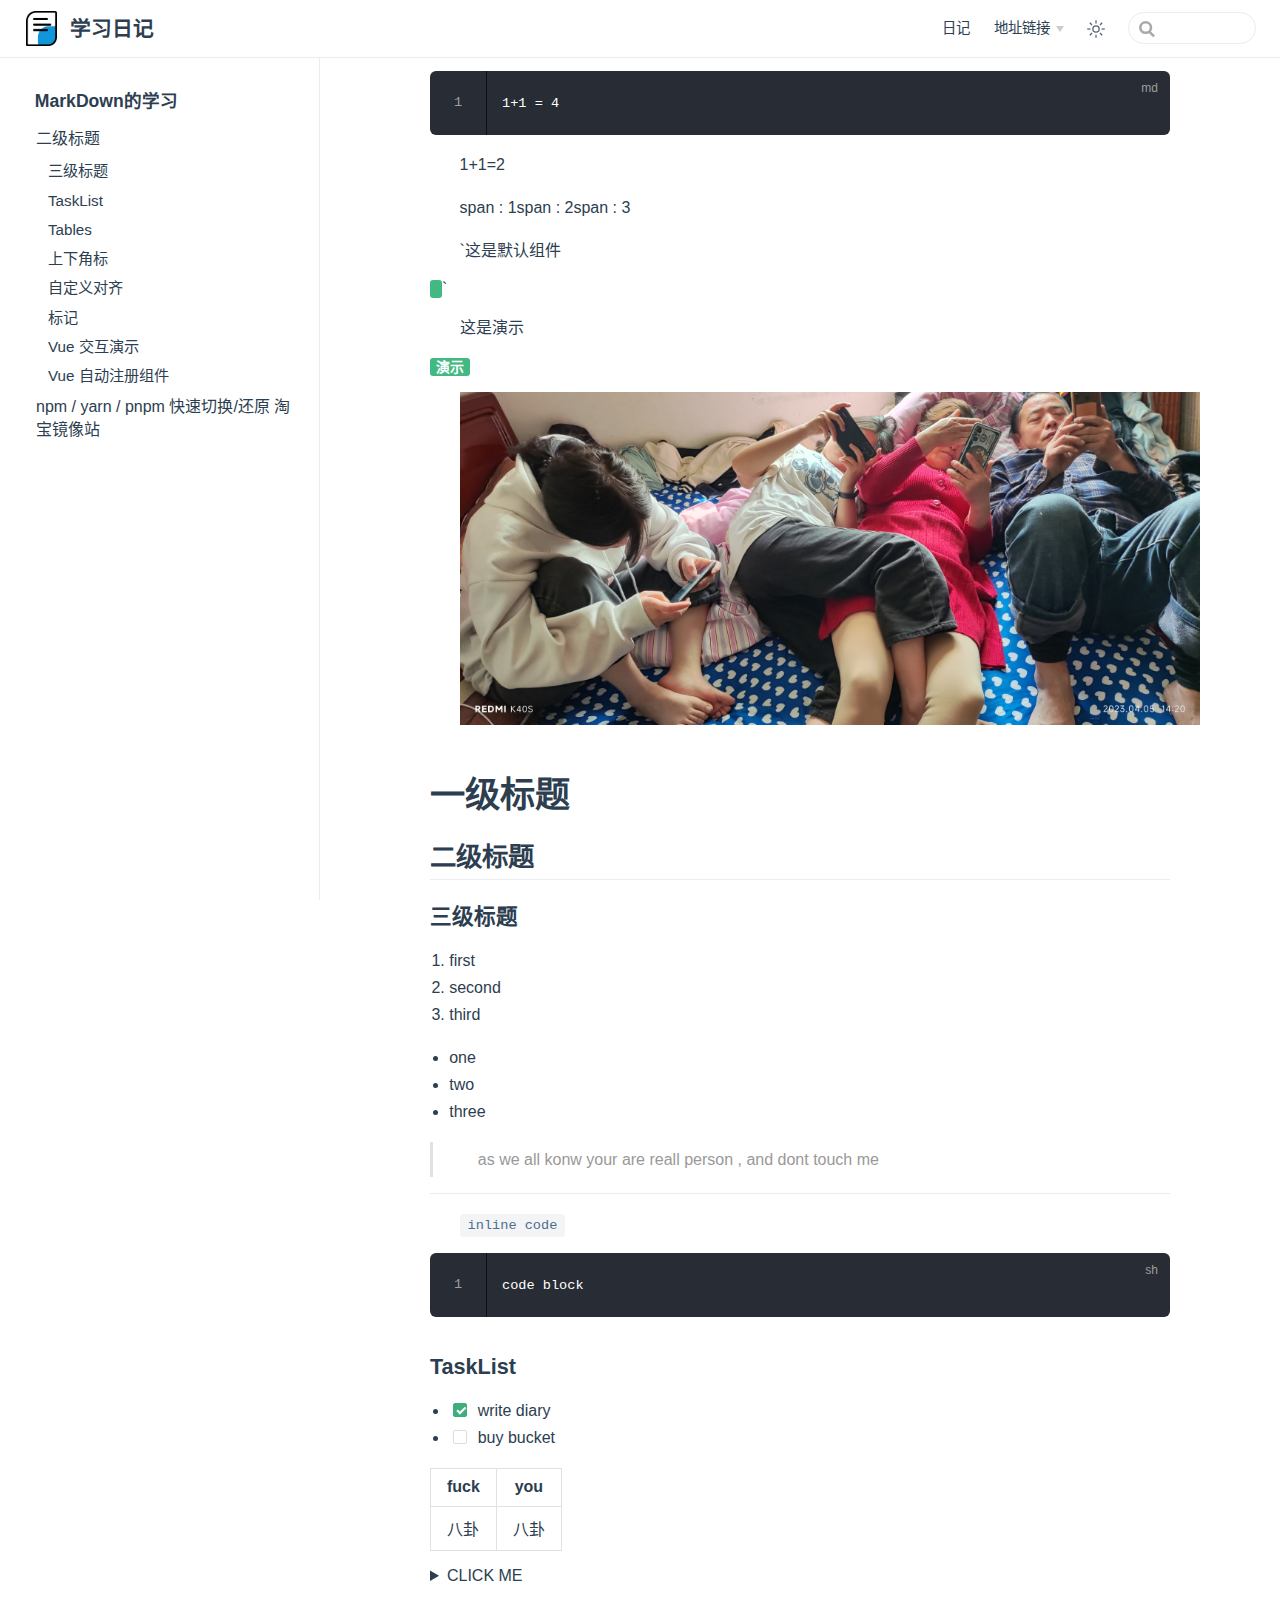
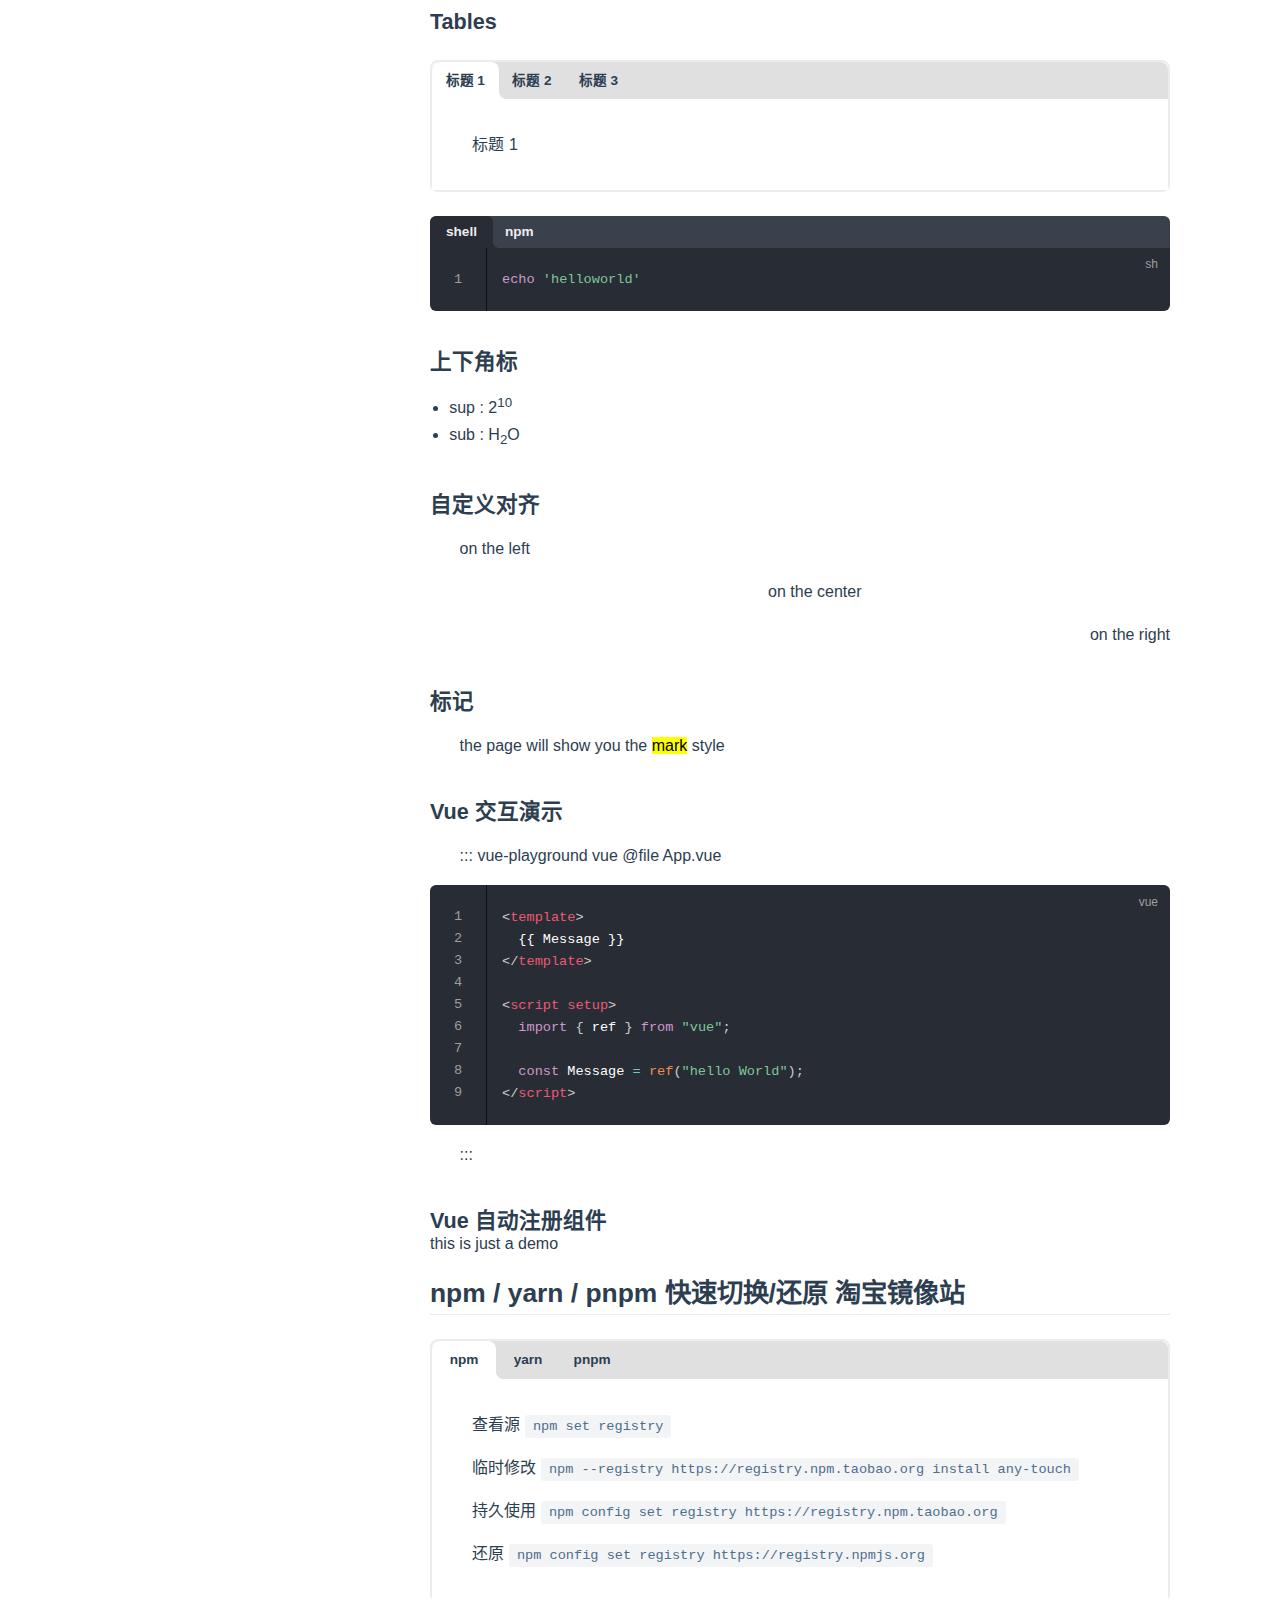
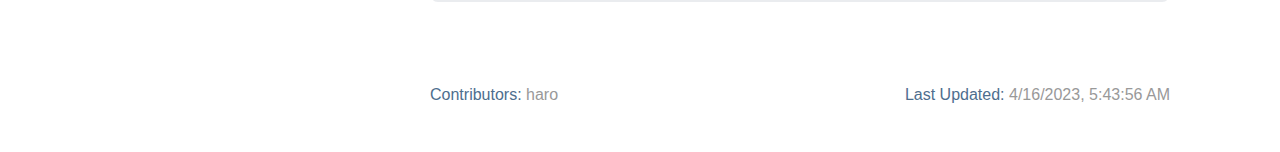
<file: index.html>
<!DOCTYPE html>
<html lang="zh-CN">
  <head>
    <meta charset="utf-8">
    <meta name="viewport" content="width=device-width,initial-scale=1">
    <meta name="generator" content="VuePress 2.0.0-beta.61">
    <style>
      :root {
        --c-bg: #fff;
      }
      html.dark {
        --c-bg: #22272e;
      }
      html, body {
        background-color: var(--c-bg);
      }
    </style>
    <script>
      const userMode = localStorage.getItem('vuepress-color-scheme');
			const systemDarkMode = window.matchMedia && window.matchMedia('(prefers-color-scheme: dark)').matches;
			if (userMode === 'dark' || (userMode !== 'light' && systemDarkMode)) {
				document.documentElement.classList.toggle('dark', true);
			}
    </script>
    <link rel="icon" href="note.png"><title>MarkDown的学习 | 学习日记</title><meta name="description" content="this is description ">
    <link rel="preload" href="/assets/style-f7e0d110.css" as="style"><link rel="stylesheet" href="/assets/style-f7e0d110.css">
    <link rel="modulepreload" href="/assets/app-ff76ca1b.js"><link rel="modulepreload" href="/assets/framework-78a42dfe.js"><link rel="modulepreload" href="/assets/index.html-b808764c.js"><link rel="modulepreload" href="/assets/index.html-391a1e82.js"><link rel="prefetch" href="/assets/2023-4-10.html-333b1ba9.js" as="script"><link rel="prefetch" href="/assets/2023-4-12.html-c8a44364.js" as="script"><link rel="prefetch" href="/assets/2023-4-9.html-57845999.js" as="script"><link rel="prefetch" href="/assets/index.html-cdbc3560.js" as="script"><link rel="prefetch" href="/assets/404.html-f9875e7b.js" as="script"><link rel="prefetch" href="/assets/2023-4-10.html-98f3c5f1.js" as="script"><link rel="prefetch" href="/assets/2023-4-12.html-1519d47c.js" as="script"><link rel="prefetch" href="/assets/2023-4-9.html-ba0879d2.js" as="script"><link rel="prefetch" href="/assets/index.html-92d600b8.js" as="script"><link rel="prefetch" href="/assets/404.html-b09e4417.js" as="script">
  </head>
  <body>
    <div id="app"><!--[--><div class="theme-container"><!--[--><header class="navbar"><div class="toggle-sidebar-button" title="toggle sidebar" aria-expanded="false" role="button" tabindex="0"><div class="icon" aria-hidden="true"><span></span><span></span><span></span></div></div><span><a aria-current="page" href="/" class="router-link-active router-link-exact-active"><img class="logo" src="/note.png" alt="学习日记"><span class="site-name can-hide">学习日记</span></a></span><div class="navbar-items-wrapper" style=""><!--[--><!--]--><nav class="navbar-items can-hide"><!--[--><div class="navbar-item"><a href="/diary" class="" aria-label="日记"><!--[--><!--]--> 日记 <!--[--><!--]--></a></div><div class="navbar-item"><div class="navbar-dropdown-wrapper"><button class="navbar-dropdown-title" type="button" aria-label="地址链接"><span class="title">地址链接</span><span class="arrow down"></span></button><button class="navbar-dropdown-title-mobile" type="button" aria-label="地址链接"><span class="title">地址链接</span><span class="right arrow"></span></button><ul style="display:none;" class="navbar-dropdown"><!--[--><li class="navbar-dropdown-item"><a class="external-link" href="https://www.baidu.com" rel="noopener noreferrer" target="_blank" aria-label="Baidu.com"><!--[--><!--]--> Baidu.com <span><svg class="external-link-icon" xmlns="http://www.w3.org/2000/svg" aria-hidden="true" focusable="false" x="0px" y="0px" viewBox="0 0 100 100" width="15" height="15"><path fill="currentColor" d="M18.8,85.1h56l0,0c2.2,0,4-1.8,4-4v-32h-8v28h-48v-48h28v-8h-32l0,0c-2.2,0-4,1.8-4,4v56C14.8,83.3,16.6,85.1,18.8,85.1z"></path><polygon fill="currentColor" points="45.7,48.7 51.3,54.3 77.2,28.5 77.2,37.2 85.2,37.2 85.2,14.9 62.8,14.9 62.8,22.9 71.5,22.9"></polygon></svg><span class="external-link-icon-sr-only">open in new window</span></span><!--[--><!--]--></a></li><!--]--></ul></div></div><!--]--></nav><!--[--><!--]--><button class="toggle-color-mode-button" title="toggle color mode"><svg style="" class="icon" focusable="false" viewBox="0 0 32 32"><path d="M16 12.005a4 4 0 1 1-4 4a4.005 4.005 0 0 1 4-4m0-2a6 6 0 1 0 6 6a6 6 0 0 0-6-6z" fill="currentColor"></path><path d="M5.394 6.813l1.414-1.415l3.506 3.506L8.9 10.318z" fill="currentColor"></path><path d="M2 15.005h5v2H2z" fill="currentColor"></path><path d="M5.394 25.197L8.9 21.691l1.414 1.415l-3.506 3.505z" fill="currentColor"></path><path d="M15 25.005h2v5h-2z" fill="currentColor"></path><path d="M21.687 23.106l1.414-1.415l3.506 3.506l-1.414 1.414z" fill="currentColor"></path><path d="M25 15.005h5v2h-5z" fill="currentColor"></path><path d="M21.687 8.904l3.506-3.506l1.414 1.415l-3.506 3.505z" fill="currentColor"></path><path d="M15 2.005h2v5h-2z" fill="currentColor"></path></svg><svg style="display:none;" class="icon" focusable="false" viewBox="0 0 32 32"><path d="M13.502 5.414a15.075 15.075 0 0 0 11.594 18.194a11.113 11.113 0 0 1-7.975 3.39c-.138 0-.278.005-.418 0a11.094 11.094 0 0 1-3.2-21.584M14.98 3a1.002 1.002 0 0 0-.175.016a13.096 13.096 0 0 0 1.825 25.981c.164.006.328 0 .49 0a13.072 13.072 0 0 0 10.703-5.555a1.01 1.01 0 0 0-.783-1.565A13.08 13.08 0 0 1 15.89 4.38A1.015 1.015 0 0 0 14.98 3z" fill="currentColor"></path></svg></button><form class="search-box" role="search"><input type="search" autocomplete="off" spellcheck="false" value><!----></form></div></header><!--]--><div class="sidebar-mask"></div><!--[--><aside class="sidebar"><nav class="navbar-items"><!--[--><div class="navbar-item"><a href="/diary" class="" aria-label="日记"><!--[--><!--]--> 日记 <!--[--><!--]--></a></div><div class="navbar-item"><div class="navbar-dropdown-wrapper"><button class="navbar-dropdown-title" type="button" aria-label="地址链接"><span class="title">地址链接</span><span class="arrow down"></span></button><button class="navbar-dropdown-title-mobile" type="button" aria-label="地址链接"><span class="title">地址链接</span><span class="right arrow"></span></button><ul style="display:none;" class="navbar-dropdown"><!--[--><li class="navbar-dropdown-item"><a class="external-link" href="https://www.baidu.com" rel="noopener noreferrer" target="_blank" aria-label="Baidu.com"><!--[--><!--]--> Baidu.com <span><svg class="external-link-icon" xmlns="http://www.w3.org/2000/svg" aria-hidden="true" focusable="false" x="0px" y="0px" viewBox="0 0 100 100" width="15" height="15"><path fill="currentColor" d="M18.8,85.1h56l0,0c2.2,0,4-1.8,4-4v-32h-8v28h-48v-48h28v-8h-32l0,0c-2.2,0-4,1.8-4,4v56C14.8,83.3,16.6,85.1,18.8,85.1z"></path><polygon fill="currentColor" points="45.7,48.7 51.3,54.3 77.2,28.5 77.2,37.2 85.2,37.2 85.2,14.9 62.8,14.9 62.8,22.9 71.5,22.9"></polygon></svg><span class="external-link-icon-sr-only">open in new window</span></span><!--[--><!--]--></a></li><!--]--></ul></div></div><!--]--></nav><!--[--><!--]--><ul class="sidebar-items"><!--[--><li><p tabindex="0" class="sidebar-item sidebar-heading">MarkDown的学习 <!----></p><ul style="" class="sidebar-item-children"><!--[--><li><a aria-current="page" href="/#二级标题" class="router-link-active router-link-exact-active sidebar-item" aria-label="二级标题"><!--[--><!--]--> 二级标题 <!--[--><!--]--></a><ul style="" class="sidebar-item-children"><!--[--><li><a aria-current="page" href="/#三级标题" class="router-link-active router-link-exact-active sidebar-item" aria-label="三级标题"><!--[--><!--]--> 三级标题 <!--[--><!--]--></a><!----></li><li><a aria-current="page" href="/#tasklist" class="router-link-active router-link-exact-active sidebar-item" aria-label="TaskList"><!--[--><!--]--> TaskList <!--[--><!--]--></a><!----></li><li><a aria-current="page" href="/#tables" class="router-link-active router-link-exact-active sidebar-item" aria-label="Tables"><!--[--><!--]--> Tables <!--[--><!--]--></a><!----></li><li><a aria-current="page" href="/#上下角标" class="router-link-active router-link-exact-active sidebar-item" aria-label="上下角标"><!--[--><!--]--> 上下角标 <!--[--><!--]--></a><!----></li><li><a aria-current="page" href="/#自定义对齐" class="router-link-active router-link-exact-active sidebar-item" aria-label="自定义对齐"><!--[--><!--]--> 自定义对齐 <!--[--><!--]--></a><!----></li><li><a aria-current="page" href="/#标记" class="router-link-active router-link-exact-active sidebar-item" aria-label="标记"><!--[--><!--]--> 标记 <!--[--><!--]--></a><!----></li><li><a aria-current="page" href="/#vue-交互演示" class="router-link-active router-link-exact-active sidebar-item" aria-label="Vue 交互演示"><!--[--><!--]--> Vue 交互演示 <!--[--><!--]--></a><!----></li><li><a aria-current="page" href="/#vue-自动注册组件" class="router-link-active router-link-exact-active sidebar-item" aria-label="Vue 自动注册组件"><!--[--><!--]--> Vue 自动注册组件 <!--[--><!--]--></a><!----></li><!--]--></ul></li><li><a aria-current="page" href="/#npm-yarn-pnpm-快速切换-还原-淘宝镜像站" class="router-link-active router-link-exact-active sidebar-item" aria-label="npm / yarn / pnpm 快速切换/还原 淘宝镜像站"><!--[--><!--]--> npm / yarn / pnpm 快速切换/还原 淘宝镜像站 <!--[--><!--]--></a><!----></li><!--]--></ul></li><!--]--></ul><!--[--><!--]--></aside><!--]--><!--[--><main class="page"><!--[--><!--]--><div class="theme-default-content"><!--[--><!--]--><div><div class="language-markdown line-numbers-mode" data-ext="md"><pre class="language-markdown"><code>1+1 = 4
</code></pre><div class="line-numbers" aria-hidden="true"><div class="line-number"></div></div></div><p>1+1=2</p><p><!--[--><span>span : 1</span><span>span : 2</span><span>span : 3</span><!--]--></p><p>`这是默认组件</p><span class="badge tip" style=""><!--[--><!--]--></span>`<p>这是演示</p><span class="badge tip" style=""><!--[-->演示<!--]--></span><p><img src="/all.jpg" alt="AllPeople"></p><h1 id="一级标题" tabindex="-1"><a class="header-anchor" href="#一级标题" aria-hidden="true">#</a> 一级标题</h1><h2 id="二级标题" tabindex="-1"><a class="header-anchor" href="#二级标题" aria-hidden="true">#</a> 二级标题</h2><h3 id="三级标题" tabindex="-1"><a class="header-anchor" href="#三级标题" aria-hidden="true">#</a> 三级标题</h3><ol><li>first</li><li>second</li><li>third</li></ol><ul><li>one</li><li>two</li><li>three</li></ul><blockquote><p>as we all konw your are reall person , and dont touch me</p></blockquote><hr><p><code>inline code</code></p><div class="language-bash line-numbers-mode" data-ext="sh"><pre class="language-bash"><code>code block
</code></pre><div class="line-numbers" aria-hidden="true"><div class="line-number"></div></div></div><h3 id="tasklist" tabindex="-1"><a class="header-anchor" href="#tasklist" aria-hidden="true">#</a> TaskList</h3><ul class="task-list-container"><li class="task-list-item"><input type="checkbox" class="task-list-item-checkbox" id="task-item-0" checked="checked" disabled="disabled"><label class="task-list-item-label" for="task-item-0"> write diary</label></li><li class="task-list-item"><input type="checkbox" class="task-list-item-checkbox" id="task-item-1" disabled="disabled"><label class="task-list-item-label" for="task-item-1"> buy bucket</label></li></ul><table><thead><tr><th>fuck</th><th>you</th></tr></thead><tbody><tr><td>八卦</td><td>八卦</td></tr></tbody></table><details><summary>CLICK ME</summary> 内容缩略 </details><h3 id="tables" tabindex="-1"><a class="header-anchor" href="#tables" aria-hidden="true">#</a> Tables</h3><div class="tab-list"><div class="tab-list-nav" role="tablist"><button type="button" class="tab-list-nav-item active" role="tab" aria-controls="tab-114-0" aria-selected="true">标题 1</button><button type="button" class="tab-list-nav-item" role="tab" aria-controls="tab-114-1" aria-selected="false">标题 2</button><button type="button" class="tab-list-nav-item" role="tab" aria-controls="tab-114-2" aria-selected="false">标题 3</button></div><!--[--><div class="tab-item active" id="tab-114-0" role="tabpanel" aria-expanded="true"><p>标题 1</p></div><div class="tab-item" id="tab-114-1" role="tabpanel" aria-expanded="false"><p>标题 2</p></div><div class="tab-item" id="tab-114-2" role="tabpanel" aria-expanded="false"><p>标题 3</p></div><!--]--></div><div class="code-tabs"><div class="code-tabs-nav" role="tablist"><button type="button" class="code-tabs-nav-tab active" role="tab" aria-controls="codetab-131-0" aria-selected="true">shell</button><button type="button" class="code-tabs-nav-tab" role="tab" aria-controls="codetab-131-1" aria-selected="false">npm</button></div><!--[--><div class="code-tab active" id="codetab-131-0" role="tabpanel" aria-expanded="true"><div class="language-bash line-numbers-mode" data-ext="sh"><pre class="language-bash"><code><span class="token builtin class-name">echo</span> <span class="token string">&#39;helloworld&#39;</span>
</code></pre><div class="line-numbers" aria-hidden="true"><div class="line-number"></div></div></div></div><div class="code-tab" id="codetab-131-1" role="tabpanel" aria-expanded="false"><div class="language-text line-numbers-mode" data-ext="text"><pre class="language-text"><code>npm run dev
</code></pre><div class="line-numbers" aria-hidden="true"><div class="line-number"></div></div></div></div><!--]--></div><h3 id="上下角标" tabindex="-1"><a class="header-anchor" href="#上下角标" aria-hidden="true">#</a> 上下角标</h3><ul><li>sup : 2<sup>10</sup></li><li>sub : H<sub>2</sub>O</li></ul><h3 id="自定义对齐" tabindex="-1"><a class="header-anchor" href="#自定义对齐" aria-hidden="true">#</a> 自定义对齐</h3><div style="text-align:left;"><p>on the left</p></div><div style="text-align:center;"><p>on the center</p></div><div style="text-align:right;"><p>on the right</p></div><h3 id="标记" tabindex="-1"><a class="header-anchor" href="#标记" aria-hidden="true">#</a> 标记</h3><p>the page will show you the <mark>mark</mark> style</p><h3 id="vue-交互演示" tabindex="-1"><a class="header-anchor" href="#vue-交互演示" aria-hidden="true">#</a> Vue 交互演示</h3><p>::: vue-playground vue @file App.vue</p><div class="language-vue line-numbers-mode" data-ext="vue"><pre class="language-vue"><code><span class="token tag"><span class="token tag"><span class="token punctuation">&lt;</span>template</span><span class="token punctuation">&gt;</span></span>
  {{ Message }}
<span class="token tag"><span class="token tag"><span class="token punctuation">&lt;/</span>template</span><span class="token punctuation">&gt;</span></span>

<span class="token tag"><span class="token tag"><span class="token punctuation">&lt;</span>script</span> <span class="token attr-name">setup</span><span class="token punctuation">&gt;</span></span><span class="token script"><span class="token language-javascript">
  <span class="token keyword">import</span> <span class="token punctuation">{</span> ref <span class="token punctuation">}</span> <span class="token keyword">from</span> <span class="token string">&quot;vue&quot;</span><span class="token punctuation">;</span>

  <span class="token keyword">const</span> Message <span class="token operator">=</span> <span class="token function">ref</span><span class="token punctuation">(</span><span class="token string">&quot;hello World&quot;</span><span class="token punctuation">)</span><span class="token punctuation">;</span>
</span></span><span class="token tag"><span class="token tag"><span class="token punctuation">&lt;/</span>script</span><span class="token punctuation">&gt;</span></span>
</code></pre><div class="line-numbers" aria-hidden="true"><div class="line-number"></div><div class="line-number"></div><div class="line-number"></div><div class="line-number"></div><div class="line-number"></div><div class="line-number"></div><div class="line-number"></div><div class="line-number"></div><div class="line-number"></div></div></div><p>:::</p><h3 id="vue-自动注册组件" tabindex="-1"><a class="header-anchor" href="#vue-自动注册组件" aria-hidden="true">#</a> Vue 自动注册组件</h3><div>this is just a demo</div><h2 id="npm-yarn-pnpm-快速切换-还原-淘宝镜像站" tabindex="-1"><a class="header-anchor" href="#npm-yarn-pnpm-快速切换-还原-淘宝镜像站" aria-hidden="true">#</a> npm / yarn / pnpm 快速切换/还原 淘宝镜像站</h2><div class="tab-list"><div class="tab-list-nav" role="tablist"><button type="button" class="tab-list-nav-item active" role="tab" aria-controls="tab-196-0" aria-selected="true">npm</button><button type="button" class="tab-list-nav-item" role="tab" aria-controls="tab-196-1" aria-selected="false">yarn</button><button type="button" class="tab-list-nav-item" role="tab" aria-controls="tab-196-2" aria-selected="false">pnpm</button></div><!--[--><div class="tab-item active" id="tab-196-0" role="tabpanel" aria-expanded="true"><p>查看源 <code>npm set registry</code></p><p>临时修改 <code>npm --registry https://registry.npm.taobao.org install any-touch</code></p><p>持久使用 <code>npm config set registry https://registry.npm.taobao.org</code></p><p>还原 <code>npm config set registry https://registry.npmjs.org</code></p><p></p></div><div class="tab-item" id="tab-196-1" role="tabpanel" aria-expanded="false"><p>查看源 <code>yarn config get registry</code></p><p>临时修改 <code>yarn add any-touch@latest --registry=https://registry.npmjs.org/</code></p><p>持久修改 <code>yarn config set registry https://registry.npm.taobao.org/</code></p></div><div class="tab-item" id="tab-196-2" role="tabpanel" aria-expanded="false"><p>查看源 <code>pnpm get registry</code></p><p>临时修改 <code>pnpm --registry https://registry.npm.taobao.org install any-touch</code></p><p>持久使用 <code>pnpm config set registry https://registry.npm.taobao.org</code></p><p>还原<code>pnpm config set registry https://registry.npmjs.org</code></p></div><!--]--></div></div><!--[--><!--]--></div><footer class="page-meta"><!----><div class="meta-item last-updated"><span class="meta-item-label">Last Updated: </span><!----></div><div class="meta-item contributors"><span class="meta-item-label">Contributors: </span><span class="meta-item-info"><!--[--><!--[--><span class="contributor" title="email: 2047168892@qq.com">haro</span><!----><!--]--><!--]--></span></div></footer><!----><!--[--><!--]--></main><!--]--></div><!----><!--]--></div>
    <script type="module" src="/assets/app-ff76ca1b.js" defer></script>
  </body>
</html>
</file>
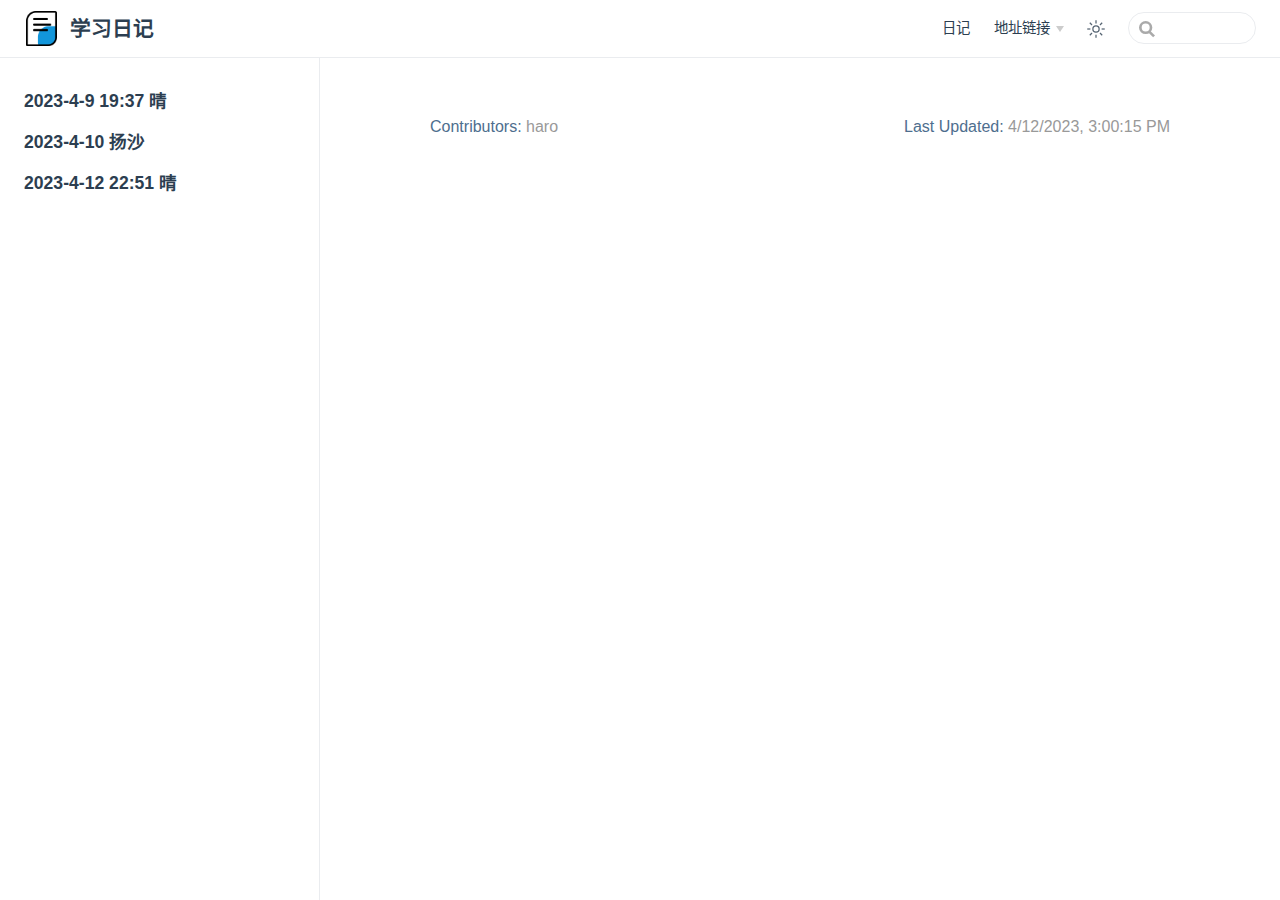
<file: diary/index.html>
<!DOCTYPE html>
<html lang="zh-CN">
  <head>
    <meta charset="utf-8">
    <meta name="viewport" content="width=device-width,initial-scale=1">
    <meta name="generator" content="VuePress 2.0.0-beta.61">
    <style>
      :root {
        --c-bg: #fff;
      }
      html.dark {
        --c-bg: #22272e;
      }
      html, body {
        background-color: var(--c-bg);
      }
    </style>
    <script>
      const userMode = localStorage.getItem('vuepress-color-scheme');
			const systemDarkMode = window.matchMedia && window.matchMedia('(prefers-color-scheme: dark)').matches;
			if (userMode === 'dark' || (userMode !== 'light' && systemDarkMode)) {
				document.documentElement.classList.toggle('dark', true);
			}
    </script>
    <link rel="icon" href="note.png"><title>学习日记</title><meta name="description" content="this is description ">
    <link rel="preload" href="/assets/style-f7e0d110.css" as="style"><link rel="stylesheet" href="/assets/style-f7e0d110.css">
    <link rel="modulepreload" href="/assets/app-ff76ca1b.js"><link rel="modulepreload" href="/assets/framework-78a42dfe.js"><link rel="modulepreload" href="/assets/index.html-92d600b8.js"><link rel="modulepreload" href="/assets/index.html-cdbc3560.js"><link rel="prefetch" href="/assets/index.html-b808764c.js" as="script"><link rel="prefetch" href="/assets/2023-4-10.html-333b1ba9.js" as="script"><link rel="prefetch" href="/assets/2023-4-12.html-c8a44364.js" as="script"><link rel="prefetch" href="/assets/2023-4-9.html-57845999.js" as="script"><link rel="prefetch" href="/assets/404.html-f9875e7b.js" as="script"><link rel="prefetch" href="/assets/index.html-391a1e82.js" as="script"><link rel="prefetch" href="/assets/2023-4-10.html-98f3c5f1.js" as="script"><link rel="prefetch" href="/assets/2023-4-12.html-1519d47c.js" as="script"><link rel="prefetch" href="/assets/2023-4-9.html-ba0879d2.js" as="script"><link rel="prefetch" href="/assets/404.html-b09e4417.js" as="script">
  </head>
  <body>
    <div id="app"><!--[--><div class="theme-container"><!--[--><header class="navbar"><div class="toggle-sidebar-button" title="toggle sidebar" aria-expanded="false" role="button" tabindex="0"><div class="icon" aria-hidden="true"><span></span><span></span><span></span></div></div><span><a href="/" class=""><img class="logo" src="/note.png" alt="学习日记"><span class="site-name can-hide">学习日记</span></a></span><div class="navbar-items-wrapper" style=""><!--[--><!--]--><nav class="navbar-items can-hide"><!--[--><div class="navbar-item"><a href="/diary/diary" class="" aria-label="日记"><!--[--><!--]--> 日记 <!--[--><!--]--></a></div><div class="navbar-item"><div class="navbar-dropdown-wrapper"><button class="navbar-dropdown-title" type="button" aria-label="地址链接"><span class="title">地址链接</span><span class="arrow down"></span></button><button class="navbar-dropdown-title-mobile" type="button" aria-label="地址链接"><span class="title">地址链接</span><span class="right arrow"></span></button><ul style="display:none;" class="navbar-dropdown"><!--[--><li class="navbar-dropdown-item"><a class="external-link" href="https://www.baidu.com" rel="noopener noreferrer" target="_blank" aria-label="Baidu.com"><!--[--><!--]--> Baidu.com <span><svg class="external-link-icon" xmlns="http://www.w3.org/2000/svg" aria-hidden="true" focusable="false" x="0px" y="0px" viewBox="0 0 100 100" width="15" height="15"><path fill="currentColor" d="M18.8,85.1h56l0,0c2.2,0,4-1.8,4-4v-32h-8v28h-48v-48h28v-8h-32l0,0c-2.2,0-4,1.8-4,4v56C14.8,83.3,16.6,85.1,18.8,85.1z"></path><polygon fill="currentColor" points="45.7,48.7 51.3,54.3 77.2,28.5 77.2,37.2 85.2,37.2 85.2,14.9 62.8,14.9 62.8,22.9 71.5,22.9"></polygon></svg><span class="external-link-icon-sr-only">open in new window</span></span><!--[--><!--]--></a></li><!--]--></ul></div></div><!--]--></nav><!--[--><!--]--><button class="toggle-color-mode-button" title="toggle color mode"><svg style="" class="icon" focusable="false" viewBox="0 0 32 32"><path d="M16 12.005a4 4 0 1 1-4 4a4.005 4.005 0 0 1 4-4m0-2a6 6 0 1 0 6 6a6 6 0 0 0-6-6z" fill="currentColor"></path><path d="M5.394 6.813l1.414-1.415l3.506 3.506L8.9 10.318z" fill="currentColor"></path><path d="M2 15.005h5v2H2z" fill="currentColor"></path><path d="M5.394 25.197L8.9 21.691l1.414 1.415l-3.506 3.505z" fill="currentColor"></path><path d="M15 25.005h2v5h-2z" fill="currentColor"></path><path d="M21.687 23.106l1.414-1.415l3.506 3.506l-1.414 1.414z" fill="currentColor"></path><path d="M25 15.005h5v2h-5z" fill="currentColor"></path><path d="M21.687 8.904l3.506-3.506l1.414 1.415l-3.506 3.505z" fill="currentColor"></path><path d="M15 2.005h2v5h-2z" fill="currentColor"></path></svg><svg style="display:none;" class="icon" focusable="false" viewBox="0 0 32 32"><path d="M13.502 5.414a15.075 15.075 0 0 0 11.594 18.194a11.113 11.113 0 0 1-7.975 3.39c-.138 0-.278.005-.418 0a11.094 11.094 0 0 1-3.2-21.584M14.98 3a1.002 1.002 0 0 0-.175.016a13.096 13.096 0 0 0 1.825 25.981c.164.006.328 0 .49 0a13.072 13.072 0 0 0 10.703-5.555a1.01 1.01 0 0 0-.783-1.565A13.08 13.08 0 0 1 15.89 4.38A1.015 1.015 0 0 0 14.98 3z" fill="currentColor"></path></svg></button><form class="search-box" role="search"><input type="search" autocomplete="off" spellcheck="false" value><!----></form></div></header><!--]--><div class="sidebar-mask"></div><!--[--><aside class="sidebar"><nav class="navbar-items"><!--[--><div class="navbar-item"><a href="/diary/diary" class="" aria-label="日记"><!--[--><!--]--> 日记 <!--[--><!--]--></a></div><div class="navbar-item"><div class="navbar-dropdown-wrapper"><button class="navbar-dropdown-title" type="button" aria-label="地址链接"><span class="title">地址链接</span><span class="arrow down"></span></button><button class="navbar-dropdown-title-mobile" type="button" aria-label="地址链接"><span class="title">地址链接</span><span class="right arrow"></span></button><ul style="display:none;" class="navbar-dropdown"><!--[--><li class="navbar-dropdown-item"><a class="external-link" href="https://www.baidu.com" rel="noopener noreferrer" target="_blank" aria-label="Baidu.com"><!--[--><!--]--> Baidu.com <span><svg class="external-link-icon" xmlns="http://www.w3.org/2000/svg" aria-hidden="true" focusable="false" x="0px" y="0px" viewBox="0 0 100 100" width="15" height="15"><path fill="currentColor" d="M18.8,85.1h56l0,0c2.2,0,4-1.8,4-4v-32h-8v28h-48v-48h28v-8h-32l0,0c-2.2,0-4,1.8-4,4v56C14.8,83.3,16.6,85.1,18.8,85.1z"></path><polygon fill="currentColor" points="45.7,48.7 51.3,54.3 77.2,28.5 77.2,37.2 85.2,37.2 85.2,14.9 62.8,14.9 62.8,22.9 71.5,22.9"></polygon></svg><span class="external-link-icon-sr-only">open in new window</span></span><!--[--><!--]--></a></li><!--]--></ul></div></div><!--]--></nav><!--[--><!--]--><ul class="sidebar-items"><!--[--><li><a href="/diary/2023-4-9.html" class="sidebar-item sidebar-heading" aria-label="2023-4-9 19:37 晴"><!--[--><!--]--> 2023-4-9 19:37 晴 <!--[--><!--]--></a><!----></li><li><a href="/diary/2023-4-10.html" class="sidebar-item sidebar-heading" aria-label="2023-4-10 扬沙"><!--[--><!--]--> 2023-4-10 扬沙 <!--[--><!--]--></a><!----></li><li><a href="/diary/2023-4-12.html" class="sidebar-item sidebar-heading" aria-label="2023-4-12 22:51 晴"><!--[--><!--]--> 2023-4-12 22:51 晴 <!--[--><!--]--></a><!----></li><!--]--></ul><!--[--><!--]--></aside><!--]--><!--[--><main class="page"><!--[--><!--]--><div class="theme-default-content"><!--[--><!--]--><div></div><!--[--><!--]--></div><footer class="page-meta"><!----><div class="meta-item last-updated"><span class="meta-item-label">Last Updated: </span><!----></div><div class="meta-item contributors"><span class="meta-item-label">Contributors: </span><span class="meta-item-info"><!--[--><!--[--><span class="contributor" title="email: 2047168892@qq.com">haro</span><!----><!--]--><!--]--></span></div></footer><!----><!--[--><!--]--></main><!--]--></div><!----><!--]--></div>
    <script type="module" src="/assets/app-ff76ca1b.js" defer></script>
  </body>
</html>
</file>
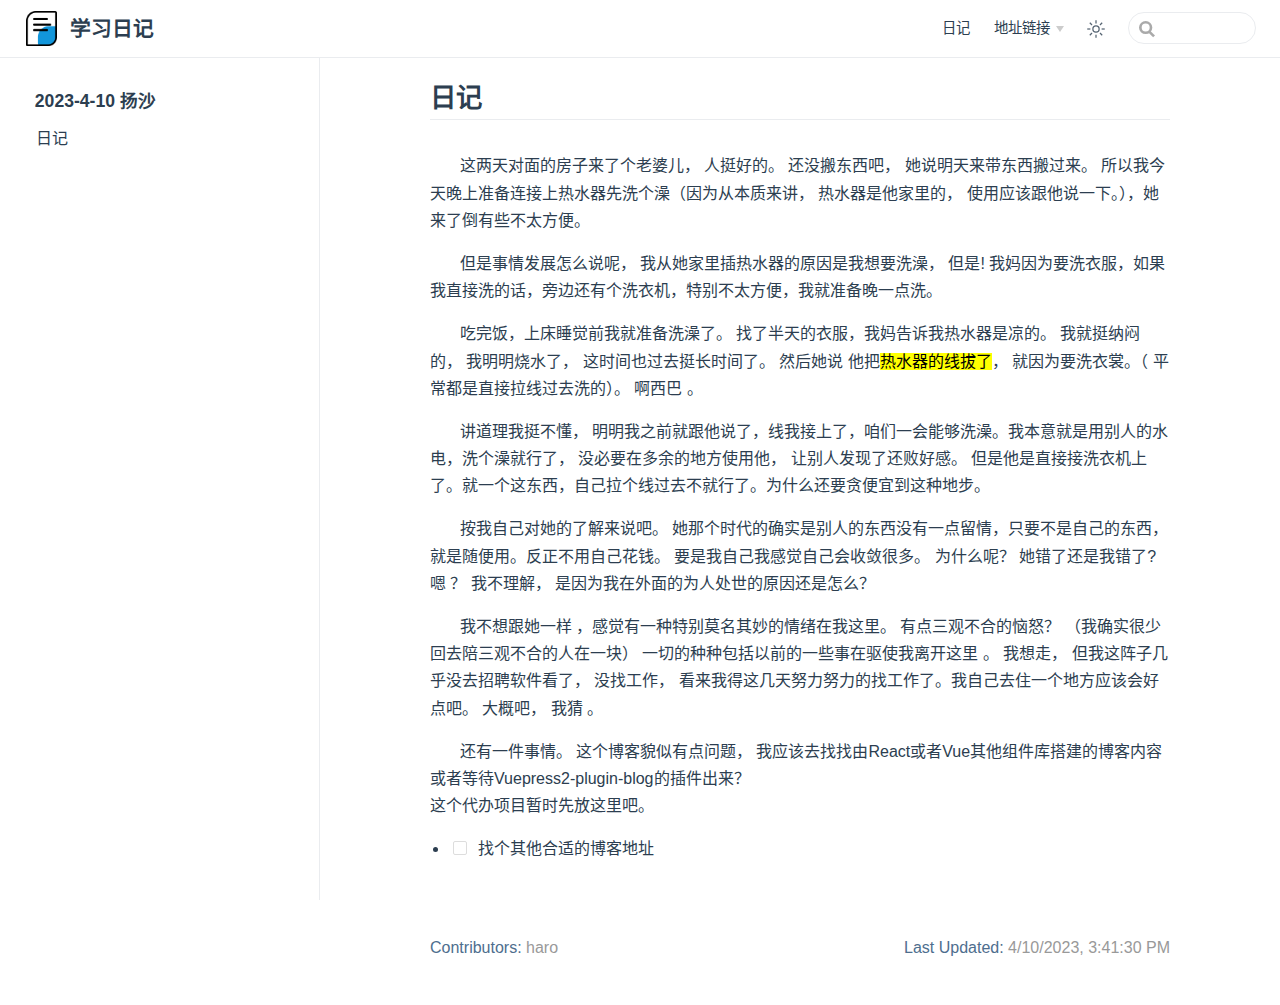
<file: diary/2023-4-10.html>
<!DOCTYPE html>
<html lang="zh-CN">
  <head>
    <meta charset="utf-8">
    <meta name="viewport" content="width=device-width,initial-scale=1">
    <meta name="generator" content="VuePress 2.0.0-beta.61">
    <style>
      :root {
        --c-bg: #fff;
      }
      html.dark {
        --c-bg: #22272e;
      }
      html, body {
        background-color: var(--c-bg);
      }
    </style>
    <script>
      const userMode = localStorage.getItem('vuepress-color-scheme');
			const systemDarkMode = window.matchMedia && window.matchMedia('(prefers-color-scheme: dark)').matches;
			if (userMode === 'dark' || (userMode !== 'light' && systemDarkMode)) {
				document.documentElement.classList.toggle('dark', true);
			}
    </script>
    <link rel="icon" href="note.png"><title>2023-4-10 扬沙 | 学习日记</title><meta name="description" content="this is description ">
    <link rel="preload" href="/assets/style-f7e0d110.css" as="style"><link rel="stylesheet" href="/assets/style-f7e0d110.css">
    <link rel="modulepreload" href="/assets/app-ff76ca1b.js"><link rel="modulepreload" href="/assets/framework-78a42dfe.js"><link rel="modulepreload" href="/assets/2023-4-10.html-98f3c5f1.js"><link rel="modulepreload" href="/assets/2023-4-10.html-333b1ba9.js"><link rel="prefetch" href="/assets/index.html-b808764c.js" as="script"><link rel="prefetch" href="/assets/2023-4-12.html-c8a44364.js" as="script"><link rel="prefetch" href="/assets/2023-4-9.html-57845999.js" as="script"><link rel="prefetch" href="/assets/index.html-cdbc3560.js" as="script"><link rel="prefetch" href="/assets/404.html-f9875e7b.js" as="script"><link rel="prefetch" href="/assets/index.html-391a1e82.js" as="script"><link rel="prefetch" href="/assets/2023-4-12.html-1519d47c.js" as="script"><link rel="prefetch" href="/assets/2023-4-9.html-ba0879d2.js" as="script"><link rel="prefetch" href="/assets/index.html-92d600b8.js" as="script"><link rel="prefetch" href="/assets/404.html-b09e4417.js" as="script">
  </head>
  <body>
    <div id="app"><!--[--><div class="theme-container"><!--[--><header class="navbar"><div class="toggle-sidebar-button" title="toggle sidebar" aria-expanded="false" role="button" tabindex="0"><div class="icon" aria-hidden="true"><span></span><span></span><span></span></div></div><span><a href="/" class=""><img class="logo" src="/note.png" alt="学习日记"><span class="site-name can-hide">学习日记</span></a></span><div class="navbar-items-wrapper" style=""><!--[--><!--]--><nav class="navbar-items can-hide"><!--[--><div class="navbar-item"><a href="/diary/diary" class="" aria-label="日记"><!--[--><!--]--> 日记 <!--[--><!--]--></a></div><div class="navbar-item"><div class="navbar-dropdown-wrapper"><button class="navbar-dropdown-title" type="button" aria-label="地址链接"><span class="title">地址链接</span><span class="arrow down"></span></button><button class="navbar-dropdown-title-mobile" type="button" aria-label="地址链接"><span class="title">地址链接</span><span class="right arrow"></span></button><ul style="display:none;" class="navbar-dropdown"><!--[--><li class="navbar-dropdown-item"><a class="external-link" href="https://www.baidu.com" rel="noopener noreferrer" target="_blank" aria-label="Baidu.com"><!--[--><!--]--> Baidu.com <span><svg class="external-link-icon" xmlns="http://www.w3.org/2000/svg" aria-hidden="true" focusable="false" x="0px" y="0px" viewBox="0 0 100 100" width="15" height="15"><path fill="currentColor" d="M18.8,85.1h56l0,0c2.2,0,4-1.8,4-4v-32h-8v28h-48v-48h28v-8h-32l0,0c-2.2,0-4,1.8-4,4v56C14.8,83.3,16.6,85.1,18.8,85.1z"></path><polygon fill="currentColor" points="45.7,48.7 51.3,54.3 77.2,28.5 77.2,37.2 85.2,37.2 85.2,14.9 62.8,14.9 62.8,22.9 71.5,22.9"></polygon></svg><span class="external-link-icon-sr-only">open in new window</span></span><!--[--><!--]--></a></li><!--]--></ul></div></div><!--]--></nav><!--[--><!--]--><button class="toggle-color-mode-button" title="toggle color mode"><svg style="" class="icon" focusable="false" viewBox="0 0 32 32"><path d="M16 12.005a4 4 0 1 1-4 4a4.005 4.005 0 0 1 4-4m0-2a6 6 0 1 0 6 6a6 6 0 0 0-6-6z" fill="currentColor"></path><path d="M5.394 6.813l1.414-1.415l3.506 3.506L8.9 10.318z" fill="currentColor"></path><path d="M2 15.005h5v2H2z" fill="currentColor"></path><path d="M5.394 25.197L8.9 21.691l1.414 1.415l-3.506 3.505z" fill="currentColor"></path><path d="M15 25.005h2v5h-2z" fill="currentColor"></path><path d="M21.687 23.106l1.414-1.415l3.506 3.506l-1.414 1.414z" fill="currentColor"></path><path d="M25 15.005h5v2h-5z" fill="currentColor"></path><path d="M21.687 8.904l3.506-3.506l1.414 1.415l-3.506 3.505z" fill="currentColor"></path><path d="M15 2.005h2v5h-2z" fill="currentColor"></path></svg><svg style="display:none;" class="icon" focusable="false" viewBox="0 0 32 32"><path d="M13.502 5.414a15.075 15.075 0 0 0 11.594 18.194a11.113 11.113 0 0 1-7.975 3.39c-.138 0-.278.005-.418 0a11.094 11.094 0 0 1-3.2-21.584M14.98 3a1.002 1.002 0 0 0-.175.016a13.096 13.096 0 0 0 1.825 25.981c.164.006.328 0 .49 0a13.072 13.072 0 0 0 10.703-5.555a1.01 1.01 0 0 0-.783-1.565A13.08 13.08 0 0 1 15.89 4.38A1.015 1.015 0 0 0 14.98 3z" fill="currentColor"></path></svg></button><form class="search-box" role="search"><input type="search" autocomplete="off" spellcheck="false" value><!----></form></div></header><!--]--><div class="sidebar-mask"></div><!--[--><aside class="sidebar"><nav class="navbar-items"><!--[--><div class="navbar-item"><a href="/diary/diary" class="" aria-label="日记"><!--[--><!--]--> 日记 <!--[--><!--]--></a></div><div class="navbar-item"><div class="navbar-dropdown-wrapper"><button class="navbar-dropdown-title" type="button" aria-label="地址链接"><span class="title">地址链接</span><span class="arrow down"></span></button><button class="navbar-dropdown-title-mobile" type="button" aria-label="地址链接"><span class="title">地址链接</span><span class="right arrow"></span></button><ul style="display:none;" class="navbar-dropdown"><!--[--><li class="navbar-dropdown-item"><a class="external-link" href="https://www.baidu.com" rel="noopener noreferrer" target="_blank" aria-label="Baidu.com"><!--[--><!--]--> Baidu.com <span><svg class="external-link-icon" xmlns="http://www.w3.org/2000/svg" aria-hidden="true" focusable="false" x="0px" y="0px" viewBox="0 0 100 100" width="15" height="15"><path fill="currentColor" d="M18.8,85.1h56l0,0c2.2,0,4-1.8,4-4v-32h-8v28h-48v-48h28v-8h-32l0,0c-2.2,0-4,1.8-4,4v56C14.8,83.3,16.6,85.1,18.8,85.1z"></path><polygon fill="currentColor" points="45.7,48.7 51.3,54.3 77.2,28.5 77.2,37.2 85.2,37.2 85.2,14.9 62.8,14.9 62.8,22.9 71.5,22.9"></polygon></svg><span class="external-link-icon-sr-only">open in new window</span></span><!--[--><!--]--></a></li><!--]--></ul></div></div><!--]--></nav><!--[--><!--]--><ul class="sidebar-items"><!--[--><li><p tabindex="0" class="sidebar-item sidebar-heading">2023-4-10 扬沙 <!----></p><ul style="" class="sidebar-item-children"><!--[--><li><a aria-current="page" href="/diary/2023-4-10.html#日记" class="router-link-active router-link-exact-active sidebar-item" aria-label="日记"><!--[--><!--]--> 日记 <!--[--><!--]--></a><!----></li><!--]--></ul></li><!--]--></ul><!--[--><!--]--></aside><!--]--><!--[--><main class="page"><!--[--><!--]--><div class="theme-default-content"><!--[--><!--]--><div><h2 id="日记" tabindex="-1"><a class="header-anchor" href="#日记" aria-hidden="true">#</a> 日记</h2><p>这两天对面的房子来了个老婆儿， 人挺好的。 还没搬东西吧， 她说明天来带东西搬过来。 所以我今天晚上准备连接上热水器先洗个澡（因为从本质来讲， 热水器是他家里的， 使用应该跟他说一下。），她来了倒有些不太方便。</p><p>但是事情发展怎么说呢， 我从她家里插热水器的原因是我想要洗澡， 但是! 我妈因为要洗衣服，如果我直接洗的话，旁边还有个洗衣机，特别不太方便，我就准备晚一点洗。</p><p>吃完饭，上床睡觉前我就准备洗澡了。 找了半天的衣服，我妈告诉我热水器是凉的。 我就挺纳闷的， 我明明烧水了， 这时间也过去挺长时间了。 然后她说 他把<mark>热水器的线拔了</mark>， 就因为要洗衣裳。（ 平常都是直接拉线过去洗的）。 啊西巴 。</p><p>讲道理我挺不懂， 明明我之前就跟他说了，线我接上了，咱们一会能够洗澡。我本意就是用别人的水电，洗个澡就行了， 没必要在多余的地方使用他， 让别人发现了还败好感。 但是他是直接接洗衣机上了。就一个这东西，自己拉个线过去不就行了。为什么还要贪便宜到这种地步。</p><p>按我自己对她的了解来说吧。 她那个时代的确实是别人的东西没有一点留情，只要不是自己的东西， 就是随便用。反正不用自己花钱。 要是我自己我感觉自己会收敛很多。 为什么呢？ 她错了还是我错了? 嗯 ？ 我不理解， 是因为我在外面的为人处世的原因还是怎么？</p><p>我不想跟她一样 ，感觉有一种特别莫名其妙的情绪在我这里。 有点三观不合的恼怒？ （我确实很少回去陪三观不合的人在一块） 一切的种种包括以前的一些事在驱使我离开这里 。 我想走， 但我这阵子几乎没去招聘软件看了， 没找工作， 看来我得这几天努力努力的找工作了。我自己去住一个地方应该会好点吧。 大概吧， 我猜 。</p><p>还有一件事情。 这个博客貌似有点问题， 我应该去找找由React或者Vue其他组件库搭建的博客内容或者等待Vuepress2-plugin-blog的插件出来？<br> 这个代办项目暂时先放这里吧。</p><ul class="task-list-container"><li class="task-list-item"><input type="checkbox" class="task-list-item-checkbox" id="task-item-0" disabled="disabled"><label class="task-list-item-label" for="task-item-0"> 找个其他合适的博客地址</label></li></ul></div><!--[--><!--]--></div><footer class="page-meta"><!----><div class="meta-item last-updated"><span class="meta-item-label">Last Updated: </span><!----></div><div class="meta-item contributors"><span class="meta-item-label">Contributors: </span><span class="meta-item-info"><!--[--><!--[--><span class="contributor" title="email: 2047168892@qq.com">haro</span><!----><!--]--><!--]--></span></div></footer><!----><!--[--><!--]--></main><!--]--></div><!----><!--]--></div>
    <script type="module" src="/assets/app-ff76ca1b.js" defer></script>
  </body>
</html>
</file>
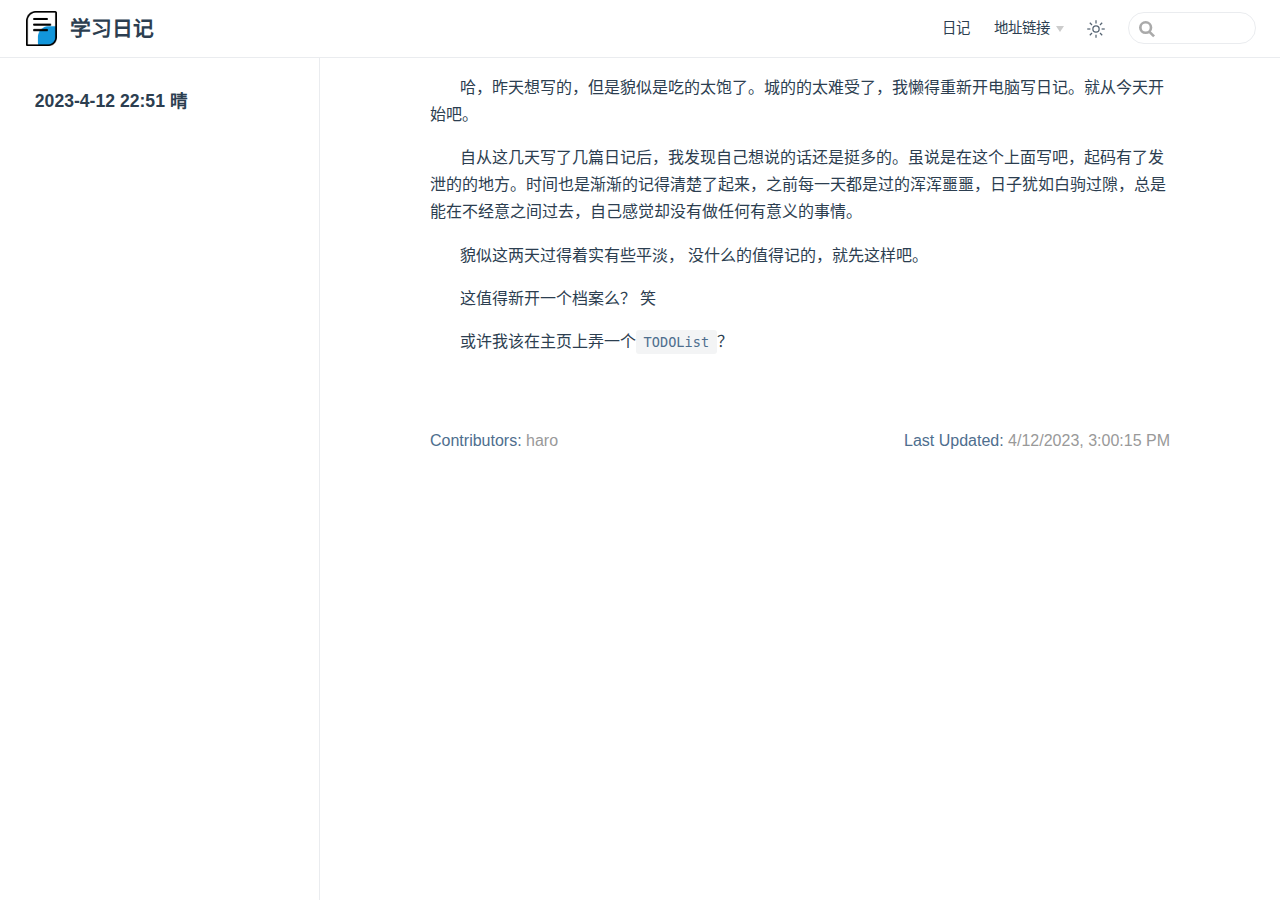
<file: diary/2023-4-12.html>
<!DOCTYPE html>
<html lang="zh-CN">
  <head>
    <meta charset="utf-8">
    <meta name="viewport" content="width=device-width,initial-scale=1">
    <meta name="generator" content="VuePress 2.0.0-beta.61">
    <style>
      :root {
        --c-bg: #fff;
      }
      html.dark {
        --c-bg: #22272e;
      }
      html, body {
        background-color: var(--c-bg);
      }
    </style>
    <script>
      const userMode = localStorage.getItem('vuepress-color-scheme');
			const systemDarkMode = window.matchMedia && window.matchMedia('(prefers-color-scheme: dark)').matches;
			if (userMode === 'dark' || (userMode !== 'light' && systemDarkMode)) {
				document.documentElement.classList.toggle('dark', true);
			}
    </script>
    <link rel="icon" href="note.png"><title>2023-4-12 22:51 晴 | 学习日记</title><meta name="description" content="this is description ">
    <link rel="preload" href="/assets/style-f7e0d110.css" as="style"><link rel="stylesheet" href="/assets/style-f7e0d110.css">
    <link rel="modulepreload" href="/assets/app-ff76ca1b.js"><link rel="modulepreload" href="/assets/framework-78a42dfe.js"><link rel="modulepreload" href="/assets/2023-4-12.html-1519d47c.js"><link rel="modulepreload" href="/assets/2023-4-12.html-c8a44364.js"><link rel="prefetch" href="/assets/index.html-b808764c.js" as="script"><link rel="prefetch" href="/assets/2023-4-10.html-333b1ba9.js" as="script"><link rel="prefetch" href="/assets/2023-4-9.html-57845999.js" as="script"><link rel="prefetch" href="/assets/index.html-cdbc3560.js" as="script"><link rel="prefetch" href="/assets/404.html-f9875e7b.js" as="script"><link rel="prefetch" href="/assets/index.html-391a1e82.js" as="script"><link rel="prefetch" href="/assets/2023-4-10.html-98f3c5f1.js" as="script"><link rel="prefetch" href="/assets/2023-4-9.html-ba0879d2.js" as="script"><link rel="prefetch" href="/assets/index.html-92d600b8.js" as="script"><link rel="prefetch" href="/assets/404.html-b09e4417.js" as="script">
  </head>
  <body>
    <div id="app"><!--[--><div class="theme-container"><!--[--><header class="navbar"><div class="toggle-sidebar-button" title="toggle sidebar" aria-expanded="false" role="button" tabindex="0"><div class="icon" aria-hidden="true"><span></span><span></span><span></span></div></div><span><a href="/" class=""><img class="logo" src="/note.png" alt="学习日记"><span class="site-name can-hide">学习日记</span></a></span><div class="navbar-items-wrapper" style=""><!--[--><!--]--><nav class="navbar-items can-hide"><!--[--><div class="navbar-item"><a href="/diary/diary" class="" aria-label="日记"><!--[--><!--]--> 日记 <!--[--><!--]--></a></div><div class="navbar-item"><div class="navbar-dropdown-wrapper"><button class="navbar-dropdown-title" type="button" aria-label="地址链接"><span class="title">地址链接</span><span class="arrow down"></span></button><button class="navbar-dropdown-title-mobile" type="button" aria-label="地址链接"><span class="title">地址链接</span><span class="right arrow"></span></button><ul style="display:none;" class="navbar-dropdown"><!--[--><li class="navbar-dropdown-item"><a class="external-link" href="https://www.baidu.com" rel="noopener noreferrer" target="_blank" aria-label="Baidu.com"><!--[--><!--]--> Baidu.com <span><svg class="external-link-icon" xmlns="http://www.w3.org/2000/svg" aria-hidden="true" focusable="false" x="0px" y="0px" viewBox="0 0 100 100" width="15" height="15"><path fill="currentColor" d="M18.8,85.1h56l0,0c2.2,0,4-1.8,4-4v-32h-8v28h-48v-48h28v-8h-32l0,0c-2.2,0-4,1.8-4,4v56C14.8,83.3,16.6,85.1,18.8,85.1z"></path><polygon fill="currentColor" points="45.7,48.7 51.3,54.3 77.2,28.5 77.2,37.2 85.2,37.2 85.2,14.9 62.8,14.9 62.8,22.9 71.5,22.9"></polygon></svg><span class="external-link-icon-sr-only">open in new window</span></span><!--[--><!--]--></a></li><!--]--></ul></div></div><!--]--></nav><!--[--><!--]--><button class="toggle-color-mode-button" title="toggle color mode"><svg style="" class="icon" focusable="false" viewBox="0 0 32 32"><path d="M16 12.005a4 4 0 1 1-4 4a4.005 4.005 0 0 1 4-4m0-2a6 6 0 1 0 6 6a6 6 0 0 0-6-6z" fill="currentColor"></path><path d="M5.394 6.813l1.414-1.415l3.506 3.506L8.9 10.318z" fill="currentColor"></path><path d="M2 15.005h5v2H2z" fill="currentColor"></path><path d="M5.394 25.197L8.9 21.691l1.414 1.415l-3.506 3.505z" fill="currentColor"></path><path d="M15 25.005h2v5h-2z" fill="currentColor"></path><path d="M21.687 23.106l1.414-1.415l3.506 3.506l-1.414 1.414z" fill="currentColor"></path><path d="M25 15.005h5v2h-5z" fill="currentColor"></path><path d="M21.687 8.904l3.506-3.506l1.414 1.415l-3.506 3.505z" fill="currentColor"></path><path d="M15 2.005h2v5h-2z" fill="currentColor"></path></svg><svg style="display:none;" class="icon" focusable="false" viewBox="0 0 32 32"><path d="M13.502 5.414a15.075 15.075 0 0 0 11.594 18.194a11.113 11.113 0 0 1-7.975 3.39c-.138 0-.278.005-.418 0a11.094 11.094 0 0 1-3.2-21.584M14.98 3a1.002 1.002 0 0 0-.175.016a13.096 13.096 0 0 0 1.825 25.981c.164.006.328 0 .49 0a13.072 13.072 0 0 0 10.703-5.555a1.01 1.01 0 0 0-.783-1.565A13.08 13.08 0 0 1 15.89 4.38A1.015 1.015 0 0 0 14.98 3z" fill="currentColor"></path></svg></button><form class="search-box" role="search"><input type="search" autocomplete="off" spellcheck="false" value><!----></form></div></header><!--]--><div class="sidebar-mask"></div><!--[--><aside class="sidebar"><nav class="navbar-items"><!--[--><div class="navbar-item"><a href="/diary/diary" class="" aria-label="日记"><!--[--><!--]--> 日记 <!--[--><!--]--></a></div><div class="navbar-item"><div class="navbar-dropdown-wrapper"><button class="navbar-dropdown-title" type="button" aria-label="地址链接"><span class="title">地址链接</span><span class="arrow down"></span></button><button class="navbar-dropdown-title-mobile" type="button" aria-label="地址链接"><span class="title">地址链接</span><span class="right arrow"></span></button><ul style="display:none;" class="navbar-dropdown"><!--[--><li class="navbar-dropdown-item"><a class="external-link" href="https://www.baidu.com" rel="noopener noreferrer" target="_blank" aria-label="Baidu.com"><!--[--><!--]--> Baidu.com <span><svg class="external-link-icon" xmlns="http://www.w3.org/2000/svg" aria-hidden="true" focusable="false" x="0px" y="0px" viewBox="0 0 100 100" width="15" height="15"><path fill="currentColor" d="M18.8,85.1h56l0,0c2.2,0,4-1.8,4-4v-32h-8v28h-48v-48h28v-8h-32l0,0c-2.2,0-4,1.8-4,4v56C14.8,83.3,16.6,85.1,18.8,85.1z"></path><polygon fill="currentColor" points="45.7,48.7 51.3,54.3 77.2,28.5 77.2,37.2 85.2,37.2 85.2,14.9 62.8,14.9 62.8,22.9 71.5,22.9"></polygon></svg><span class="external-link-icon-sr-only">open in new window</span></span><!--[--><!--]--></a></li><!--]--></ul></div></div><!--]--></nav><!--[--><!--]--><ul class="sidebar-items"><!--[--><li><p tabindex="0" class="sidebar-item sidebar-heading">2023-4-12 22:51 晴 <!----></p><!----></li><!--]--></ul><!--[--><!--]--></aside><!--]--><!--[--><main class="page"><!--[--><!--]--><div class="theme-default-content"><!--[--><!--]--><div><p>哈，昨天想写的，但是貌似是吃的太饱了。城的的太难受了，我懒得重新开电脑写日记。就从今天开始吧。</p><p>自从这几天写了几篇日记后，我发现自己想说的话还是挺多的。虽说是在这个上面写吧，起码有了发泄的的地方。时间也是渐渐的记得清楚了起来，之前每一天都是过的浑浑噩噩，日子犹如白驹过隙，总是能在不经意之间过去，自己感觉却没有做任何有意义的事情。</p><p>貌似这两天过得着实有些平淡， 没什么的值得记的，就先这样吧。</p><p>这值得新开一个档案么？ 笑</p><p>或许我该在主页上弄一个<code>TODOList</code>？</p></div><!--[--><!--]--></div><footer class="page-meta"><!----><div class="meta-item last-updated"><span class="meta-item-label">Last Updated: </span><!----></div><div class="meta-item contributors"><span class="meta-item-label">Contributors: </span><span class="meta-item-info"><!--[--><!--[--><span class="contributor" title="email: 2047168892@qq.com">haro</span><!----><!--]--><!--]--></span></div></footer><!----><!--[--><!--]--></main><!--]--></div><!----><!--]--></div>
    <script type="module" src="/assets/app-ff76ca1b.js" defer></script>
  </body>
</html>
</file>
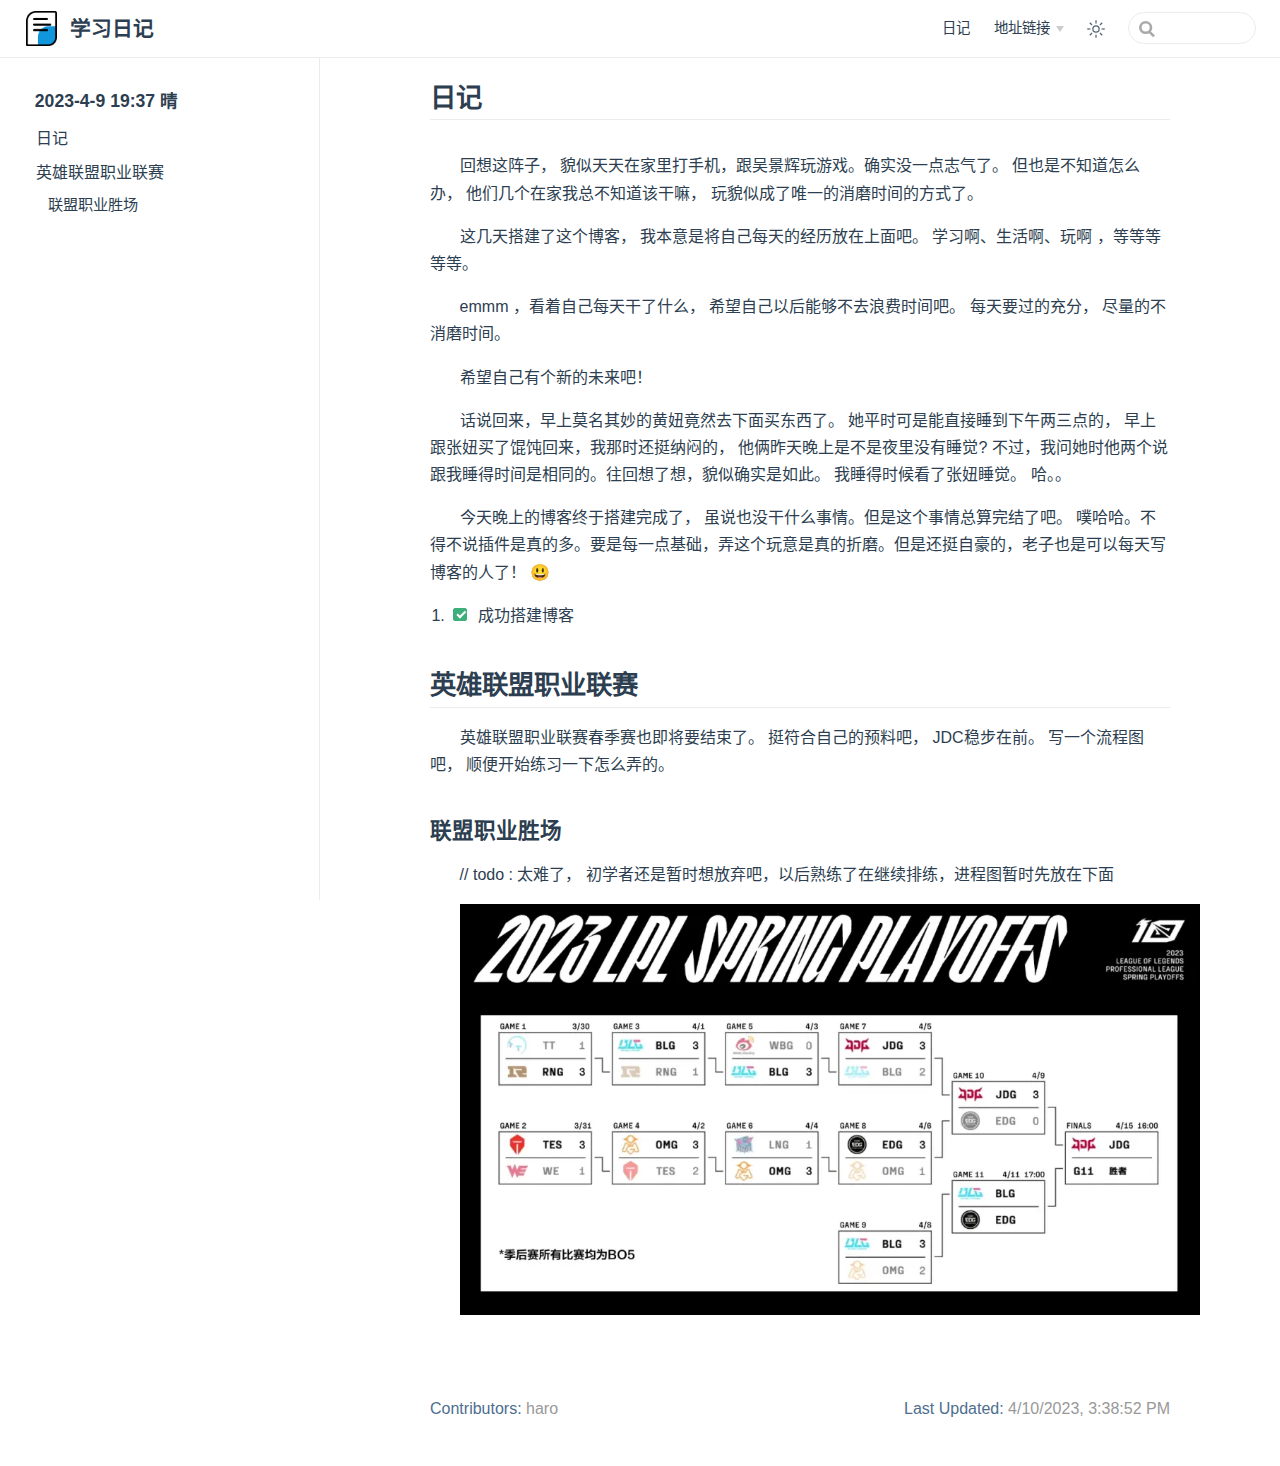
<file: diary/2023-4-9.html>
<!DOCTYPE html>
<html lang="zh-CN">
  <head>
    <meta charset="utf-8">
    <meta name="viewport" content="width=device-width,initial-scale=1">
    <meta name="generator" content="VuePress 2.0.0-beta.61">
    <style>
      :root {
        --c-bg: #fff;
      }
      html.dark {
        --c-bg: #22272e;
      }
      html, body {
        background-color: var(--c-bg);
      }
    </style>
    <script>
      const userMode = localStorage.getItem('vuepress-color-scheme');
			const systemDarkMode = window.matchMedia && window.matchMedia('(prefers-color-scheme: dark)').matches;
			if (userMode === 'dark' || (userMode !== 'light' && systemDarkMode)) {
				document.documentElement.classList.toggle('dark', true);
			}
    </script>
    <link rel="icon" href="note.png"><title>2023-4-9 19:37 晴 | 学习日记</title><meta name="description" content="this is description ">
    <link rel="preload" href="/assets/style-f7e0d110.css" as="style"><link rel="stylesheet" href="/assets/style-f7e0d110.css">
    <link rel="modulepreload" href="/assets/app-ff76ca1b.js"><link rel="modulepreload" href="/assets/framework-78a42dfe.js"><link rel="modulepreload" href="/assets/2023-4-9.html-57845999.js"><link rel="modulepreload" href="/assets/2023-4-9.html-ba0879d2.js"><link rel="prefetch" href="/assets/index.html-b808764c.js" as="script"><link rel="prefetch" href="/assets/2023-4-10.html-333b1ba9.js" as="script"><link rel="prefetch" href="/assets/2023-4-12.html-c8a44364.js" as="script"><link rel="prefetch" href="/assets/index.html-cdbc3560.js" as="script"><link rel="prefetch" href="/assets/404.html-f9875e7b.js" as="script"><link rel="prefetch" href="/assets/index.html-391a1e82.js" as="script"><link rel="prefetch" href="/assets/2023-4-10.html-98f3c5f1.js" as="script"><link rel="prefetch" href="/assets/2023-4-12.html-1519d47c.js" as="script"><link rel="prefetch" href="/assets/index.html-92d600b8.js" as="script"><link rel="prefetch" href="/assets/404.html-b09e4417.js" as="script">
  </head>
  <body>
    <div id="app"><!--[--><div class="theme-container"><!--[--><header class="navbar"><div class="toggle-sidebar-button" title="toggle sidebar" aria-expanded="false" role="button" tabindex="0"><div class="icon" aria-hidden="true"><span></span><span></span><span></span></div></div><span><a href="/" class=""><img class="logo" src="/note.png" alt="学习日记"><span class="site-name can-hide">学习日记</span></a></span><div class="navbar-items-wrapper" style=""><!--[--><!--]--><nav class="navbar-items can-hide"><!--[--><div class="navbar-item"><a href="/diary/diary" class="" aria-label="日记"><!--[--><!--]--> 日记 <!--[--><!--]--></a></div><div class="navbar-item"><div class="navbar-dropdown-wrapper"><button class="navbar-dropdown-title" type="button" aria-label="地址链接"><span class="title">地址链接</span><span class="arrow down"></span></button><button class="navbar-dropdown-title-mobile" type="button" aria-label="地址链接"><span class="title">地址链接</span><span class="right arrow"></span></button><ul style="display:none;" class="navbar-dropdown"><!--[--><li class="navbar-dropdown-item"><a class="external-link" href="https://www.baidu.com" rel="noopener noreferrer" target="_blank" aria-label="Baidu.com"><!--[--><!--]--> Baidu.com <span><svg class="external-link-icon" xmlns="http://www.w3.org/2000/svg" aria-hidden="true" focusable="false" x="0px" y="0px" viewBox="0 0 100 100" width="15" height="15"><path fill="currentColor" d="M18.8,85.1h56l0,0c2.2,0,4-1.8,4-4v-32h-8v28h-48v-48h28v-8h-32l0,0c-2.2,0-4,1.8-4,4v56C14.8,83.3,16.6,85.1,18.8,85.1z"></path><polygon fill="currentColor" points="45.7,48.7 51.3,54.3 77.2,28.5 77.2,37.2 85.2,37.2 85.2,14.9 62.8,14.9 62.8,22.9 71.5,22.9"></polygon></svg><span class="external-link-icon-sr-only">open in new window</span></span><!--[--><!--]--></a></li><!--]--></ul></div></div><!--]--></nav><!--[--><!--]--><button class="toggle-color-mode-button" title="toggle color mode"><svg style="" class="icon" focusable="false" viewBox="0 0 32 32"><path d="M16 12.005a4 4 0 1 1-4 4a4.005 4.005 0 0 1 4-4m0-2a6 6 0 1 0 6 6a6 6 0 0 0-6-6z" fill="currentColor"></path><path d="M5.394 6.813l1.414-1.415l3.506 3.506L8.9 10.318z" fill="currentColor"></path><path d="M2 15.005h5v2H2z" fill="currentColor"></path><path d="M5.394 25.197L8.9 21.691l1.414 1.415l-3.506 3.505z" fill="currentColor"></path><path d="M15 25.005h2v5h-2z" fill="currentColor"></path><path d="M21.687 23.106l1.414-1.415l3.506 3.506l-1.414 1.414z" fill="currentColor"></path><path d="M25 15.005h5v2h-5z" fill="currentColor"></path><path d="M21.687 8.904l3.506-3.506l1.414 1.415l-3.506 3.505z" fill="currentColor"></path><path d="M15 2.005h2v5h-2z" fill="currentColor"></path></svg><svg style="display:none;" class="icon" focusable="false" viewBox="0 0 32 32"><path d="M13.502 5.414a15.075 15.075 0 0 0 11.594 18.194a11.113 11.113 0 0 1-7.975 3.39c-.138 0-.278.005-.418 0a11.094 11.094 0 0 1-3.2-21.584M14.98 3a1.002 1.002 0 0 0-.175.016a13.096 13.096 0 0 0 1.825 25.981c.164.006.328 0 .49 0a13.072 13.072 0 0 0 10.703-5.555a1.01 1.01 0 0 0-.783-1.565A13.08 13.08 0 0 1 15.89 4.38A1.015 1.015 0 0 0 14.98 3z" fill="currentColor"></path></svg></button><form class="search-box" role="search"><input type="search" autocomplete="off" spellcheck="false" value><!----></form></div></header><!--]--><div class="sidebar-mask"></div><!--[--><aside class="sidebar"><nav class="navbar-items"><!--[--><div class="navbar-item"><a href="/diary/diary" class="" aria-label="日记"><!--[--><!--]--> 日记 <!--[--><!--]--></a></div><div class="navbar-item"><div class="navbar-dropdown-wrapper"><button class="navbar-dropdown-title" type="button" aria-label="地址链接"><span class="title">地址链接</span><span class="arrow down"></span></button><button class="navbar-dropdown-title-mobile" type="button" aria-label="地址链接"><span class="title">地址链接</span><span class="right arrow"></span></button><ul style="display:none;" class="navbar-dropdown"><!--[--><li class="navbar-dropdown-item"><a class="external-link" href="https://www.baidu.com" rel="noopener noreferrer" target="_blank" aria-label="Baidu.com"><!--[--><!--]--> Baidu.com <span><svg class="external-link-icon" xmlns="http://www.w3.org/2000/svg" aria-hidden="true" focusable="false" x="0px" y="0px" viewBox="0 0 100 100" width="15" height="15"><path fill="currentColor" d="M18.8,85.1h56l0,0c2.2,0,4-1.8,4-4v-32h-8v28h-48v-48h28v-8h-32l0,0c-2.2,0-4,1.8-4,4v56C14.8,83.3,16.6,85.1,18.8,85.1z"></path><polygon fill="currentColor" points="45.7,48.7 51.3,54.3 77.2,28.5 77.2,37.2 85.2,37.2 85.2,14.9 62.8,14.9 62.8,22.9 71.5,22.9"></polygon></svg><span class="external-link-icon-sr-only">open in new window</span></span><!--[--><!--]--></a></li><!--]--></ul></div></div><!--]--></nav><!--[--><!--]--><ul class="sidebar-items"><!--[--><li><p tabindex="0" class="sidebar-item sidebar-heading">2023-4-9 19:37 晴 <!----></p><ul style="" class="sidebar-item-children"><!--[--><li><a aria-current="page" href="/diary/2023-4-9.html#日记" class="router-link-active router-link-exact-active sidebar-item" aria-label="日记"><!--[--><!--]--> 日记 <!--[--><!--]--></a><!----></li><li><a aria-current="page" href="/diary/2023-4-9.html#英雄联盟职业联赛" class="router-link-active router-link-exact-active sidebar-item" aria-label="英雄联盟职业联赛"><!--[--><!--]--> 英雄联盟职业联赛 <!--[--><!--]--></a><ul style="" class="sidebar-item-children"><!--[--><li><a aria-current="page" href="/diary/2023-4-9.html#联盟职业胜场" class="router-link-active router-link-exact-active sidebar-item" aria-label="联盟职业胜场"><!--[--><!--]--> 联盟职业胜场 <!--[--><!--]--></a><!----></li><!--]--></ul></li><!--]--></ul></li><!--]--></ul><!--[--><!--]--></aside><!--]--><!--[--><main class="page"><!--[--><!--]--><div class="theme-default-content"><!--[--><!--]--><div><h2 id="日记" tabindex="-1"><a class="header-anchor" href="#日记" aria-hidden="true">#</a> 日记</h2><p>回想这阵子， 貌似天天在家里打手机，跟吴景辉玩游戏。确实没一点志气了。 但也是不知道怎么办， 他们几个在家我总不知道该干嘛， 玩貌似成了唯一的消磨时间的方式了。</p><p>这几天搭建了这个博客， 我本意是将自己每天的经历放在上面吧。 学习啊、生活啊、玩啊 ，等等等等等。</p><p>emmm ，看着自己每天干了什么， 希望自己以后能够不去浪费时间吧。 每天要过的充分， 尽量的不消磨时间。</p><p>希望自己有个新的未来吧！</p><p>话说回来，早上莫名其妙的黄妞竟然去下面买东西了。 她平时可是能直接睡到下午两三点的， 早上跟张妞买了馄饨回来，我那时还挺纳闷的， 他俩昨天晚上是不是夜里没有睡觉? 不过，我问她时他两个说跟我睡得时间是相同的。往回想了想，貌似确实是如此。 我睡得时候看了张妞睡觉。 哈。。</p><p>今天晚上的博客终于搭建完成了， 虽说也没干什么事情。但是这个事情总算完结了吧。 噗哈哈。不得不说插件是真的多。要是每一点基础，弄这个玩意是真的折磨。但是还挺自豪的，老子也是可以每天写博客的人了！ 😃</p><ol class="task-list-container"><li class="task-list-item"><input type="checkbox" class="task-list-item-checkbox" id="task-item-0" checked="checked" disabled="disabled"><label class="task-list-item-label" for="task-item-0"> 成功搭建博客</label></li></ol><h2 id="英雄联盟职业联赛" tabindex="-1"><a class="header-anchor" href="#英雄联盟职业联赛" aria-hidden="true">#</a> 英雄联盟职业联赛</h2><p>英雄联盟职业联赛春季赛也即将要结束了。 挺符合自己的预料吧， JDC稳步在前。 写一个流程图吧， 顺便开始练习一下怎么弄的。</p><h3 id="联盟职业胜场" tabindex="-1"><a class="header-anchor" href="#联盟职业胜场" aria-hidden="true">#</a> 联盟职业胜场</h3><p>// todo : 太难了， 初学者还是暂时想放弃吧，以后熟练了在继续排练，进程图暂时先放在下面</p><p><img src="/assets/lol-88e69dcd.webp" alt="英雄联盟赛级图片"></p></div><!--[--><!--]--></div><footer class="page-meta"><!----><div class="meta-item last-updated"><span class="meta-item-label">Last Updated: </span><!----></div><div class="meta-item contributors"><span class="meta-item-label">Contributors: </span><span class="meta-item-info"><!--[--><!--[--><span class="contributor" title="email: 2047168892@qq.com">haro</span><!----><!--]--><!--]--></span></div></footer><!----><!--[--><!--]--></main><!--]--></div><!----><!--]--></div>
    <script type="module" src="/assets/app-ff76ca1b.js" defer></script>
  </body>
</html>
</file>
<file: assets/style-f7e0d110.css>
:root{--back-to-top-z-index: 5;--back-to-top-color: #3eaf7c;--back-to-top-color-hover: #71cda3}.back-to-top{cursor:pointer;position:fixed;bottom:2rem;right:2.5rem;width:2rem;height:1.2rem;background-color:var(--back-to-top-color);-webkit-mask:url(/assets/back-to-top-8efcbe56.svg) no-repeat;mask:url(/assets/back-to-top-8efcbe56.svg) no-repeat;z-index:var(--back-to-top-z-index)}.back-to-top:hover{background-color:var(--back-to-top-color-hover)}@media (max-width: 959px){.back-to-top{display:none}}@media print{.back-to-top{display:none}}.back-to-top-enter-active,.back-to-top-leave-active{transition:opacity .3s}.back-to-top-enter-from,.back-to-top-leave-to{opacity:0}:root{--external-link-icon-color: #aaa}.external-link-icon{position:relative;display:inline-block;color:var(--external-link-icon-color);vertical-align:middle;top:-1px}@media print{.external-link-icon{display:none}}.external-link-icon-sr-only{position:absolute;width:1px;height:1px;padding:0;margin:-1px;overflow:hidden;clip:rect(0,0,0,0);white-space:nowrap;border-width:0;-webkit-user-select:none;-moz-user-select:none;user-select:none}:root{--medium-zoom-z-index: 100;--medium-zoom-bg-color: #ffffff;--medium-zoom-opacity: 1}.medium-zoom-overlay{background-color:var(--medium-zoom-bg-color)!important;z-index:var(--medium-zoom-z-index)}.medium-zoom-overlay~img{z-index:calc(var(--medium-zoom-z-index) + 1)}.medium-zoom--opened .medium-zoom-overlay{opacity:var(--medium-zoom-opacity)}:root{--nprogress-color: #29d;--nprogress-z-index: 1031}#nprogress{pointer-events:none}#nprogress .bar{background:var(--nprogress-color);position:fixed;z-index:var(--nprogress-z-index);top:0;left:0;width:100%;height:2px}:root{--c-brand: #3eaf7c;--c-brand-light: #4abf8a;--c-bg: #ffffff;--c-bg-light: #f3f4f5;--c-bg-lighter: #eeeeee;--c-bg-dark: #ebebec;--c-bg-darker: #e6e6e6;--c-bg-navbar: var(--c-bg);--c-bg-sidebar: var(--c-bg);--c-bg-arrow: #cccccc;--c-text: #2c3e50;--c-text-accent: var(--c-brand);--c-text-light: #3a5169;--c-text-lighter: #4e6e8e;--c-text-lightest: #6a8bad;--c-text-quote: #999999;--c-border: #eaecef;--c-border-dark: #dfe2e5;--c-tip: #42b983;--c-tip-bg: var(--c-bg-light);--c-tip-title: var(--c-text);--c-tip-text: var(--c-text);--c-tip-text-accent: var(--c-text-accent);--c-warning: #ffc310;--c-warning-bg: #fffae3;--c-warning-bg-light: #fff3ba;--c-warning-bg-lighter: #fff0b0;--c-warning-border-dark: #f7dc91;--c-warning-details-bg: #fff5ca;--c-warning-title: #f1b300;--c-warning-text: #746000;--c-warning-text-accent: #edb100;--c-warning-text-light: #c1971c;--c-warning-text-quote: #ccab49;--c-danger: #f11e37;--c-danger-bg: #ffe0e0;--c-danger-bg-light: #ffcfde;--c-danger-bg-lighter: #ffc9c9;--c-danger-border-dark: #f1abab;--c-danger-details-bg: #ffd4d4;--c-danger-title: #ed1e2c;--c-danger-text: #660000;--c-danger-text-accent: #bd1a1a;--c-danger-text-light: #b5474d;--c-danger-text-quote: #c15b5b;--c-details-bg: #eeeeee;--c-badge-tip: var(--c-tip);--c-badge-warning: #ecc808;--c-badge-warning-text: var(--c-bg);--c-badge-danger: #dc2626;--c-badge-danger-text: var(--c-bg);--t-color: .3s ease;--t-transform: .3s ease;--code-bg-color: #282c34;--code-hl-bg-color: rgba(0, 0, 0, .66);--code-ln-color: #9e9e9e;--code-ln-wrapper-width: 3.5rem;--font-family: -apple-system, BlinkMacSystemFont, "Segoe UI", Roboto, Oxygen, Ubuntu, Cantarell, "Fira Sans", "Droid Sans", "Helvetica Neue", sans-serif;--font-family-code: Consolas, Monaco, "Andale Mono", "Ubuntu Mono", monospace;--navbar-height: 3.6rem;--navbar-padding-v: .7rem;--navbar-padding-h: 1.5rem;--sidebar-width: 20rem;--sidebar-width-mobile: calc(var(--sidebar-width) * .82);--content-width: 740px;--homepage-width: 960px}html,body{padding:0;margin:0;background-color:var(--c-bg);transition:background-color var(--t-color)}html.dark{color-scheme:dark}html{font-size:16px}body{font-family:var(--font-family);-webkit-font-smoothing:antialiased;-moz-osx-font-smoothing:grayscale;font-size:1rem;color:var(--c-text)}a{font-weight:500;color:var(--c-text-accent);text-decoration:none;overflow-wrap:break-word}p a code{font-weight:400;color:var(--c-text-accent)}kbd{font-family:var(--font-family-code);color:var(--c-text);background:var(--c-bg-lighter);border:solid .15rem var(--c-border-dark);border-bottom:solid .25rem var(--c-border-dark);border-radius:.15rem;padding:0 .15em}code{font-family:var(--font-family-code);color:var(--c-text-lighter);padding:.25rem .5rem;margin:0;font-size:.85em;background-color:var(--c-bg-light);border-radius:3px;overflow-wrap:break-word;transition:background-color var(--t-color)}blockquote{font-size:1rem;color:var(--c-text-quote);border-left:.2rem solid var(--c-border-dark);margin:1rem 0;padding:.25rem 0 .25rem 1rem;overflow-wrap:break-word}blockquote>p{margin:0}ul,ol{padding-left:1.2em}strong{font-weight:600}h1,h2,h3,h4,h5,h6{font-weight:600;line-height:1.25;overflow-wrap:break-word}h1:focus-visible,h2:focus-visible,h3:focus-visible,h4:focus-visible,h5:focus-visible,h6:focus-visible{outline:none}h1:hover .header-anchor,h2:hover .header-anchor,h3:hover .header-anchor,h4:hover .header-anchor,h5:hover .header-anchor,h6:hover .header-anchor{opacity:1}h1{font-size:2.2rem}h2{font-size:1.65rem;padding-bottom:.3rem;border-bottom:1px solid var(--c-border);transition:border-color var(--t-color)}h3{font-size:1.35rem}h4{font-size:1.15rem}h5{font-size:1.05rem}h6{font-size:1rem}a.header-anchor{font-size:.85em;float:left;margin-left:-.87em;padding-right:.23em;margin-top:.125em;opacity:0;-webkit-user-select:none;-moz-user-select:none;user-select:none}@media print{a.header-anchor{display:none}}a.header-anchor:hover{text-decoration:none}a.header-anchor:focus-visible{opacity:1}@media print{a[href^="http://"]:after,a[href^="https://"]:after{content:" (" attr(href) ") "}}p,ul,ol{line-height:1.7;overflow-wrap:break-word}hr{border:0;border-top:1px solid var(--c-border)}table{border-collapse:collapse;margin:1rem 0;display:block;overflow-x:auto;transition:border-color var(--t-color)}tr{border-top:1px solid var(--c-border-dark);transition:border-color var(--t-color)}tr:nth-child(2n){background-color:var(--c-bg-light);transition:background-color var(--t-color)}tr:nth-child(2n) code{background-color:var(--c-bg-dark)}th,td{padding:.6em 1em;border:1px solid var(--c-border-dark);transition:border-color var(--t-color)}.arrow{display:inline-block;width:0;height:0}.arrow.up{border-left:4px solid transparent;border-right:4px solid transparent;border-bottom:6px solid var(--c-bg-arrow)}.arrow.down{border-left:4px solid transparent;border-right:4px solid transparent;border-top:6px solid var(--c-bg-arrow)}.arrow.right{border-top:4px solid transparent;border-bottom:4px solid transparent;border-left:6px solid var(--c-bg-arrow)}.arrow.left{border-top:4px solid transparent;border-bottom:4px solid transparent;border-right:6px solid var(--c-bg-arrow)}.badge{display:inline-block;font-size:14px;font-weight:600;height:18px;line-height:18px;border-radius:3px;padding:0 6px;color:var(--c-bg);vertical-align:top;transition:color var(--t-color),background-color var(--t-color)}.badge.tip{background-color:var(--c-badge-tip)}.badge.warning{background-color:var(--c-badge-warning);color:var(--c-badge-warning-text)}.badge.danger{background-color:var(--c-badge-danger);color:var(--c-badge-danger-text)}.badge+.badge{margin-left:5px}code[class*=language-],pre[class*=language-]{color:#ccc;background:none;font-family:var(--font-family-code);font-size:1em;text-align:left;white-space:pre;word-spacing:normal;word-break:normal;word-wrap:normal;line-height:1.5;-moz-tab-size:4;-o-tab-size:4;tab-size:4;-webkit-hyphens:none;hyphens:none}pre[class*=language-]{padding:1em;margin:.5em 0;overflow:auto}:not(pre)>code[class*=language-],pre[class*=language-]{background:#2d2d2d}:not(pre)>code[class*=language-]{padding:.1em;border-radius:.3em;white-space:normal}.token.comment,.token.block-comment,.token.prolog,.token.doctype,.token.cdata{color:#999}.token.punctuation{color:#ccc}.token.tag,.token.attr-name,.token.namespace,.token.deleted{color:#ec5975}.token.function-name{color:#6196cc}.token.boolean,.token.number,.token.function{color:#f08d49}.token.property,.token.class-name,.token.constant,.token.symbol{color:#f8c555}.token.selector,.token.important,.token.atrule,.token.keyword,.token.builtin{color:#cc99cd}.token.string,.token.char,.token.attr-value,.token.regex,.token.variable{color:#7ec699}.token.operator,.token.entity,.token.url{color:#67cdcc}.token.important,.token.bold{font-weight:700}.token.italic{font-style:italic}.token.entity{cursor:help}.token.inserted{color:#3eaf7c}.theme-default-content pre,.theme-default-content pre[class*=language-]{line-height:1.375;padding:1.3rem 1.5rem;margin:.85rem 0;border-radius:6px;overflow:auto}.theme-default-content pre code,.theme-default-content pre[class*=language-] code{color:#fff;padding:0;background-color:transparent!important;border-radius:0;overflow-wrap:unset;-webkit-font-smoothing:auto;-moz-osx-font-smoothing:auto}.theme-default-content .line-number{font-family:var(--font-family-code)}div[class*=language-]{position:relative;background-color:var(--code-bg-color);border-radius:6px}div[class*=language-]:before{content:attr(data-ext);position:absolute;z-index:3;top:.8em;right:1em;font-size:.75rem;color:var(--code-ln-color)}div[class*=language-] pre,div[class*=language-] pre[class*=language-]{background:transparent!important;position:relative;z-index:1}div[class*=language-] .highlight-lines{-webkit-user-select:none;-moz-user-select:none;user-select:none;padding-top:1.3rem;position:absolute;top:0;left:0;width:100%;line-height:1.375}div[class*=language-] .highlight-lines .highlight-line{background-color:var(--code-hl-bg-color)}div[class*=language-]:not(.line-numbers-mode) .line-numbers{display:none}div[class*=language-].line-numbers-mode .highlight-lines .highlight-line{position:relative}div[class*=language-].line-numbers-mode .highlight-lines .highlight-line:before{content:" ";position:absolute;z-index:2;left:0;top:0;display:block;width:var(--code-ln-wrapper-width);height:100%}div[class*=language-].line-numbers-mode pre{margin-left:var(--code-ln-wrapper-width);padding-left:1rem;vertical-align:middle}div[class*=language-].line-numbers-mode .line-numbers{position:absolute;top:0;width:var(--code-ln-wrapper-width);text-align:center;color:var(--code-ln-color);padding-top:1.25rem;line-height:1.375;counter-reset:line-number}div[class*=language-].line-numbers-mode .line-numbers .line-number{position:relative;z-index:3;-webkit-user-select:none;-moz-user-select:none;user-select:none;height:1.375em}div[class*=language-].line-numbers-mode .line-numbers .line-number:before{counter-increment:line-number;content:counter(line-number);font-size:.85em}div[class*=language-].line-numbers-mode:after{content:"";position:absolute;top:0;left:0;width:var(--code-ln-wrapper-width);height:100%;border-radius:6px 0 0 6px;border-right:1px solid var(--code-hl-bg-color)}@media (max-width: 419px){.theme-default-content div[class*=language-]{margin:.85rem -1.5rem;border-radius:0}}.code-group__nav{margin-top:.85rem;margin-bottom:calc(-1.7rem - 6px);padding-bottom:calc(1.7rem - 6px);padding-left:10px;padding-top:10px;border-top-left-radius:6px;border-top-right-radius:6px;background-color:var(--code-bg-color)}.code-group__ul{margin:auto 0;padding-left:0;display:inline-flex;list-style:none}.code-group__nav-tab{border:0;padding:5px;cursor:pointer;background-color:transparent;font-size:.85em;line-height:1.4;color:#ffffffe6;font-weight:600}.code-group__nav-tab:focus{outline:none}.code-group__nav-tab:focus-visible{outline:1px solid rgba(255,255,255,.9)}.code-group__nav-tab-active{border-bottom:var(--c-brand) 1px solid}@media (max-width: 419px){.code-group__nav{margin-left:-1.5rem;margin-right:-1.5rem;border-radius:0}}.code-group-item{display:none}.code-group-item__active{display:block}.code-group-item>pre{background-color:orange}.custom-container{transition:color var(--t-color),border-color var(--t-color),background-color var(--t-color)}.custom-container .custom-container-title{font-weight:600}.custom-container .custom-container-title:not(:only-child){margin-bottom:-.4rem}.custom-container.tip,.custom-container.warning,.custom-container.danger{padding:.1rem 1.5rem;border-left-width:.5rem;border-left-style:solid;margin:1rem 0}.custom-container.tip{border-color:var(--c-tip);background-color:var(--c-tip-bg);color:var(--c-tip-text)}.custom-container.tip .custom-container-title{color:var(--c-tip-title)}.custom-container.tip a{color:var(--c-tip-text-accent)}.custom-container.tip code{background-color:var(--c-bg-dark)}.custom-container.warning{border-color:var(--c-warning);background-color:var(--c-warning-bg);color:var(--c-warning-text)}.custom-container.warning .custom-container-title{color:var(--c-warning-title)}.custom-container.warning a{color:var(--c-warning-text-accent)}.custom-container.warning blockquote{border-left-color:var(--c-warning-border-dark);color:var(--c-warning-text-quote)}.custom-container.warning code{color:var(--c-warning-text-light);background-color:var(--c-warning-bg-light)}.custom-container.warning details{background-color:var(--c-warning-details-bg)}.custom-container.warning details code{background-color:var(--c-warning-bg-lighter)}.custom-container.warning .external-link-icon{--external-link-icon-color: var(--c-warning-text-quote)}.custom-container.danger{border-color:var(--c-danger);background-color:var(--c-danger-bg);color:var(--c-danger-text)}.custom-container.danger .custom-container-title{color:var(--c-danger-title)}.custom-container.danger a{color:var(--c-danger-text-accent)}.custom-container.danger blockquote{border-left-color:var(--c-danger-border-dark);color:var(--c-danger-text-quote)}.custom-container.danger code{color:var(--c-danger-text-light);background-color:var(--c-danger-bg-light)}.custom-container.danger details{background-color:var(--c-danger-details-bg)}.custom-container.danger details code{background-color:var(--c-danger-bg-lighter)}.custom-container.danger .external-link-icon{--external-link-icon-color: var(--c-danger-text-quote)}.custom-container.details{display:block;position:relative;border-radius:2px;margin:1.6em 0;padding:1.6em;background-color:var(--c-details-bg)}.custom-container.details code{background-color:var(--c-bg-darker)}.custom-container.details h4{margin-top:0}.custom-container.details figure:last-child,.custom-container.details p:last-child{margin-bottom:0;padding-bottom:0}.custom-container.details summary{outline:none;cursor:pointer}.home{padding:var(--navbar-height) 2rem 0;max-width:var(--homepage-width);margin:0 auto;display:block}.home .hero{text-align:center}.home .hero img{max-width:100%;max-height:280px;display:block;margin:3rem auto 1.5rem}.home .hero h1{font-size:3rem}.home .hero h1,.home .hero .description,.home .hero .actions{margin:1.8rem auto}.home .hero .actions{display:flex;flex-wrap:wrap;gap:1rem;justify-content:center}.home .hero .description{max-width:35rem;font-size:1.6rem;line-height:1.3;color:var(--c-text-lightest)}.home .hero .action-button{display:inline-block;font-size:1.2rem;padding:.8rem 1.6rem;border-width:2px;border-style:solid;border-radius:4px;transition:background-color var(--t-color);box-sizing:border-box}.home .hero .action-button.primary{color:var(--c-bg);background-color:var(--c-brand);border-color:var(--c-brand)}.home .hero .action-button.primary:hover{background-color:var(--c-brand-light)}.home .hero .action-button.secondary{color:var(--c-brand);background-color:var(--c-bg);border-color:var(--c-brand)}.home .hero .action-button.secondary:hover{color:var(--c-bg);background-color:var(--c-brand-light)}.home .features{border-top:1px solid var(--c-border);transition:border-color var(--t-color);padding:1.2rem 0;margin-top:2.5rem;display:flex;flex-wrap:wrap;align-items:flex-start;align-content:stretch;justify-content:space-between}.home .feature{flex-grow:1;flex-basis:30%;max-width:30%}.home .feature h2{font-size:1.4rem;font-weight:500;border-bottom:none;padding-bottom:0;color:var(--c-text-light)}.home .feature p{color:var(--c-text-lighter)}.home .theme-default-content{padding:0;margin:0}.home .footer{padding:2.5rem;border-top:1px solid var(--c-border);text-align:center;color:var(--c-text-lighter);transition:border-color var(--t-color)}@media (max-width: 719px){.home .features{flex-direction:column}.home .feature{max-width:100%;padding:0 2.5rem}}@media (max-width: 419px){.home{padding-left:1.5rem;padding-right:1.5rem}.home .hero img{max-height:210px;margin:2rem auto 1.2rem}.home .hero h1{font-size:2rem}.home .hero h1,.home .hero .description,.home .hero .actions{margin:1.2rem auto}.home .hero .description{font-size:1.2rem}.home .hero .action-button{font-size:1rem;padding:.6rem 1.2rem}.home .feature h2{font-size:1.25rem}}.page{padding-top:var(--navbar-height);padding-left:var(--sidebar-width)}.navbar{position:fixed;z-index:20;top:0;left:0;right:0;height:var(--navbar-height);box-sizing:border-box;border-bottom:1px solid var(--c-border);background-color:var(--c-bg-navbar);transition:background-color var(--t-color),border-color var(--t-color)}.sidebar{font-size:16px;width:var(--sidebar-width);position:fixed;z-index:10;margin:0;top:var(--navbar-height);left:0;bottom:0;box-sizing:border-box;border-right:1px solid var(--c-border);overflow-y:auto;scrollbar-width:thin;scrollbar-color:var(--c-brand) var(--c-border);background-color:var(--c-bg-sidebar);transition:transform var(--t-transform),background-color var(--t-color),border-color var(--t-color)}.sidebar::-webkit-scrollbar{width:7px}.sidebar::-webkit-scrollbar-track{background-color:var(--c-border)}.sidebar::-webkit-scrollbar-thumb{background-color:var(--c-brand)}.sidebar-mask{position:fixed;z-index:9;top:0;left:0;width:100vw;height:100vh;display:none}.theme-container.sidebar-open .sidebar-mask{display:block}.theme-container.sidebar-open .navbar>.toggle-sidebar-button .icon span:nth-child(1){transform:rotate(45deg) translate3d(5.5px,5.5px,0)}.theme-container.sidebar-open .navbar>.toggle-sidebar-button .icon span:nth-child(2){transform:scale3d(0,1,1)}.theme-container.sidebar-open .navbar>.toggle-sidebar-button .icon span:nth-child(3){transform:rotate(-45deg) translate3d(6px,-6px,0)}.theme-container.sidebar-open .navbar>.toggle-sidebar-button .icon span:nth-child(1),.theme-container.sidebar-open .navbar>.toggle-sidebar-button .icon span:nth-child(3){transform-origin:center}.theme-container.no-navbar .theme-default-content h1,.theme-container.no-navbar .theme-default-content h2,.theme-container.no-navbar .theme-default-content h3,.theme-container.no-navbar .theme-default-content h4,.theme-container.no-navbar .theme-default-content h5,.theme-container.no-navbar .theme-default-content h6{margin-top:1.5rem;padding-top:0}.theme-container.no-navbar .page{padding-top:0}.theme-container.no-navbar .sidebar{top:0}.theme-container.no-sidebar .sidebar{display:none}@media (max-width: 719px){.theme-container.no-sidebar .sidebar{display:block}}.theme-container.no-sidebar .page{padding-left:0}.theme-default-content a:hover{text-decoration:underline}.theme-default-content img{max-width:100%}.theme-default-content h1,.theme-default-content h2,.theme-default-content h3,.theme-default-content h4,.theme-default-content h5,.theme-default-content h6{margin-top:calc(.5rem - var(--navbar-height));padding-top:calc(1rem + var(--navbar-height));margin-bottom:0}.theme-default-content h1:first-child,.theme-default-content h2:first-child,.theme-default-content h3:first-child,.theme-default-content h4:first-child,.theme-default-content h5:first-child,.theme-default-content h6:first-child{margin-bottom:1rem}.theme-default-content h1:first-child+p,.theme-default-content h1:first-child+pre,.theme-default-content h1:first-child+.custom-container,.theme-default-content h2:first-child+p,.theme-default-content h2:first-child+pre,.theme-default-content h2:first-child+.custom-container,.theme-default-content h3:first-child+p,.theme-default-content h3:first-child+pre,.theme-default-content h3:first-child+.custom-container,.theme-default-content h4:first-child+p,.theme-default-content h4:first-child+pre,.theme-default-content h4:first-child+.custom-container,.theme-default-content h5:first-child+p,.theme-default-content h5:first-child+pre,.theme-default-content h5:first-child+.custom-container,.theme-default-content h6:first-child+p,.theme-default-content h6:first-child+pre,.theme-default-content h6:first-child+.custom-container{margin-top:2rem}@media (max-width: 959px){.sidebar{font-size:15px;width:var(--sidebar-width-mobile)}.page{padding-left:var(--sidebar-width-mobile)}}@media (max-width: 719px){.sidebar{top:0;padding-top:var(--navbar-height);transform:translate(-100%)}.page{padding-left:0}.theme-container.sidebar-open .sidebar{transform:translate(0)}.theme-container.no-navbar .sidebar{padding-top:0}}@media (max-width: 419px){h1{font-size:1.9rem}}.navbar{--navbar-line-height: calc( var(--navbar-height) - 2 * var(--navbar-padding-v) );padding:var(--navbar-padding-v) var(--navbar-padding-h);line-height:var(--navbar-line-height)}.navbar .logo{height:var(--navbar-line-height);margin-right:var(--navbar-padding-v);vertical-align:top}.navbar .site-name{font-size:1.3rem;font-weight:600;color:var(--c-text);position:relative}.navbar .navbar-items-wrapper{display:flex;position:absolute;box-sizing:border-box;top:var(--navbar-padding-v);right:var(--navbar-padding-h);height:var(--navbar-line-height);padding-left:var(--navbar-padding-h);white-space:nowrap;font-size:.9rem}.navbar .navbar-items-wrapper .search-box{flex:0 0 auto;vertical-align:top}@media screen and (max-width: 719px){.navbar{padding-left:4rem}.navbar .site-name{display:block;width:calc(100vw - 11rem);overflow:hidden;white-space:nowrap;text-overflow:ellipsis}.navbar .can-hide{display:none}}.navbar-items{display:inline-block}@media print{.navbar-items{display:none}}.navbar-items a{display:inline-block;line-height:1.4rem;color:inherit}.navbar-items a:hover,.navbar-items a.router-link-active{color:var(--c-text)}.navbar-items .navbar-item{position:relative;display:inline-block;margin-left:1.5rem;line-height:var(--navbar-line-height)}.navbar-items .navbar-item:first-child{margin-left:0}.navbar-items .navbar-item>a:hover,.navbar-items .navbar-item>a.router-link-active{margin-bottom:-2px;border-bottom:2px solid var(--c-text-accent)}@media (max-width: 719px){.navbar-items .navbar-item{margin-left:0}.navbar-items .navbar-item>a:hover,.navbar-items .navbar-item>a.router-link-active{margin-bottom:0;border-bottom:none}.navbar-items a:hover,.navbar-items a.router-link-active{color:var(--c-text-accent)}}.toggle-sidebar-button{position:absolute;top:.6rem;left:1rem;display:none;padding:.6rem;cursor:pointer}.toggle-sidebar-button .icon{display:flex;flex-direction:column;justify-content:center;align-items:center;width:1.25rem;height:1.25rem;cursor:inherit}.toggle-sidebar-button .icon span{display:inline-block;width:100%;height:2px;border-radius:2px;background-color:var(--c-text);transition:transform var(--t-transform)}.toggle-sidebar-button .icon span:nth-child(2){margin:6px 0}@media screen and (max-width: 719px){.toggle-sidebar-button{display:block}}.toggle-color-mode-button{display:flex;margin:auto;margin-left:1rem;border:0;background:none;color:var(--c-text);opacity:.8;cursor:pointer}@media print{.toggle-color-mode-button{display:none}}.toggle-color-mode-button:hover{opacity:1}.toggle-color-mode-button .icon{width:1.25rem;height:1.25rem}.DocSearch{transition:background-color var(--t-color)}.navbar-dropdown-wrapper{cursor:pointer}.navbar-dropdown-wrapper .navbar-dropdown-title,.navbar-dropdown-wrapper .navbar-dropdown-title-mobile{display:block;font-size:.9rem;font-family:inherit;cursor:inherit;padding:inherit;line-height:1.4rem;background:transparent;border:none;font-weight:500;color:var(--c-text)}.navbar-dropdown-wrapper .navbar-dropdown-title:hover,.navbar-dropdown-wrapper .navbar-dropdown-title-mobile:hover{border-color:transparent}.navbar-dropdown-wrapper .navbar-dropdown-title .arrow,.navbar-dropdown-wrapper .navbar-dropdown-title-mobile .arrow{vertical-align:middle;margin-top:-1px;margin-left:.4rem}.navbar-dropdown-wrapper .navbar-dropdown-title-mobile{display:none;font-weight:600;font-size:inherit}.navbar-dropdown-wrapper .navbar-dropdown-title-mobile:hover{color:var(--c-text-accent)}.navbar-dropdown-wrapper .navbar-dropdown .navbar-dropdown-item{color:inherit;line-height:1.7rem}.navbar-dropdown-wrapper .navbar-dropdown .navbar-dropdown-item .navbar-dropdown-subtitle{margin:.45rem 0 0;border-top:1px solid var(--c-border);padding:1rem 0 .45rem;font-size:.9rem}.navbar-dropdown-wrapper .navbar-dropdown .navbar-dropdown-item .navbar-dropdown-subtitle>span{padding:0 1.5rem 0 1.25rem}.navbar-dropdown-wrapper .navbar-dropdown .navbar-dropdown-item .navbar-dropdown-subtitle>a{font-weight:inherit}.navbar-dropdown-wrapper .navbar-dropdown .navbar-dropdown-item .navbar-dropdown-subtitle>a.router-link-active:after{display:none}.navbar-dropdown-wrapper .navbar-dropdown .navbar-dropdown-item .navbar-dropdown-subitem-wrapper{padding:0;list-style:none}.navbar-dropdown-wrapper .navbar-dropdown .navbar-dropdown-item .navbar-dropdown-subitem-wrapper .navbar-dropdown-subitem{font-size:.9em}.navbar-dropdown-wrapper .navbar-dropdown .navbar-dropdown-item a{display:block;line-height:1.7rem;position:relative;border-bottom:none;font-weight:400;margin-bottom:0;padding:0 1.5rem 0 1.25rem}.navbar-dropdown-wrapper .navbar-dropdown .navbar-dropdown-item a:hover,.navbar-dropdown-wrapper .navbar-dropdown .navbar-dropdown-item a.router-link-active{color:var(--c-text-accent)}.navbar-dropdown-wrapper .navbar-dropdown .navbar-dropdown-item a.router-link-active:after{content:"";width:0;height:0;border-left:5px solid var(--c-text-accent);border-top:3px solid transparent;border-bottom:3px solid transparent;position:absolute;top:calc(50% - 2px);left:9px}.navbar-dropdown-wrapper .navbar-dropdown .navbar-dropdown-item:first-child .navbar-dropdown-subtitle{margin-top:0;padding-top:0;border-top:0}.navbar-dropdown-wrapper.mobile.open .navbar-dropdown-title,.navbar-dropdown-wrapper.mobile.open .navbar-dropdown-title-mobile{margin-bottom:.5rem}.navbar-dropdown-wrapper.mobile .navbar-dropdown-title,.navbar-dropdown-wrapper.mobile .navbar-dropdown-title-mobile{display:none}.navbar-dropdown-wrapper.mobile .navbar-dropdown-title-mobile{display:block}.navbar-dropdown-wrapper.mobile .navbar-dropdown{transition:height .1s ease-out;overflow:hidden}.navbar-dropdown-wrapper.mobile .navbar-dropdown .navbar-dropdown-item .navbar-dropdown-subtitle{border-top:0;margin-top:0;padding-top:0;padding-bottom:0}.navbar-dropdown-wrapper.mobile .navbar-dropdown .navbar-dropdown-item .navbar-dropdown-subtitle,.navbar-dropdown-wrapper.mobile .navbar-dropdown .navbar-dropdown-item>a{font-size:15px;line-height:2rem}.navbar-dropdown-wrapper.mobile .navbar-dropdown .navbar-dropdown-item .navbar-dropdown-subitem{font-size:14px;padding-left:1rem}.navbar-dropdown-wrapper:not(.mobile){height:1.8rem}.navbar-dropdown-wrapper:not(.mobile):hover .navbar-dropdown,.navbar-dropdown-wrapper:not(.mobile).open .navbar-dropdown{display:block!important}.navbar-dropdown-wrapper:not(.mobile).open:blur{display:none}.navbar-dropdown-wrapper:not(.mobile) .navbar-dropdown{display:none;height:auto!important;box-sizing:border-box;max-height:calc(100vh - 2.7rem);overflow-y:auto;position:absolute;top:100%;right:0;background-color:var(--c-bg-navbar);padding:.6rem 0;border:1px solid var(--c-border);border-bottom-color:var(--c-border-dark);text-align:left;border-radius:.25rem;white-space:nowrap;margin:0}.page{padding-bottom:2rem;display:block}.page .theme-default-content{max-width:var(--content-width);margin:0 auto;padding:2rem 2.5rem;padding-top:0}@media (max-width: 959px){.page .theme-default-content{padding:2rem}}@media (max-width: 419px){.page .theme-default-content{padding:1.5rem}}.page-meta{max-width:var(--content-width);margin:0 auto;padding:1rem 2.5rem;overflow:auto}@media (max-width: 959px){.page-meta{padding:2rem}}@media (max-width: 419px){.page-meta{padding:1.5rem}}.page-meta .meta-item{cursor:default;margin-top:.8rem}.page-meta .meta-item .meta-item-label{font-weight:500;color:var(--c-text-lighter)}.page-meta .meta-item .meta-item-info{font-weight:400;color:var(--c-text-quote)}.page-meta .edit-link{display:inline-block;margin-right:.25rem}@media print{.page-meta .edit-link{display:none}}.page-meta .last-updated{float:right}@media (max-width: 719px){.page-meta .last-updated{font-size:.8em;float:none}.page-meta .contributors{font-size:.8em}}.page-nav{max-width:var(--content-width);margin:0 auto;padding:1rem 2.5rem 2rem;padding-bottom:0}@media (max-width: 959px){.page-nav{padding:2rem}}@media (max-width: 419px){.page-nav{padding:1.5rem}}.page-nav .inner{min-height:2rem;margin-top:0;border-top:1px solid var(--c-border);transition:border-color var(--t-color);padding-top:1rem;overflow:auto}.page-nav .prev a:before{content:"\2190"}.page-nav .next{float:right}.page-nav .next a:after{content:"\2192"}.sidebar ul{padding:0;margin:0;list-style-type:none}.sidebar a{display:inline-block}.sidebar .navbar-items{display:none;border-bottom:1px solid var(--c-border);transition:border-color var(--t-color);padding:.5rem 0 .75rem}.sidebar .navbar-items a{font-weight:600}.sidebar .navbar-items .navbar-item{display:block;line-height:1.25rem;font-size:1.1em;padding:.5rem 0 .5rem 1.5rem}.sidebar .sidebar-items{padding:1.5rem 0}@media (max-width: 719px){.sidebar .navbar-items{display:block}.sidebar .navbar-items .navbar-dropdown-wrapper .navbar-dropdown .navbar-dropdown-item a.router-link-active:after{top:calc(1rem - 2px)}.sidebar .sidebar-items{padding:1rem 0}}.sidebar-item{cursor:default;border-left:.25rem solid transparent;color:var(--c-text)}.sidebar-item:focus-visible{outline-width:1px;outline-offset:-1px}.sidebar-item.active:not(p.sidebar-heading){font-weight:600;color:var(--c-text-accent);border-left-color:var(--c-text-accent)}.sidebar-item.sidebar-heading{transition:color .15s ease;font-size:1.1em;font-weight:700;padding:.35rem 1.5rem .35rem 1.25rem;width:100%;box-sizing:border-box;margin:0}.sidebar-item.sidebar-heading+.sidebar-item-children{transition:height .1s ease-out;overflow:hidden;margin-bottom:.75rem}.sidebar-item.collapsible{cursor:pointer}.sidebar-item.collapsible .arrow{position:relative;top:-.12em;left:.5em}.sidebar-item:not(.sidebar-heading){font-size:1em;font-weight:400;display:inline-block;margin:0;padding:.35rem 1rem .35rem 2rem;line-height:1.4;width:100%;box-sizing:border-box}.sidebar-item:not(.sidebar-heading)+.sidebar-item-children{padding-left:1rem;font-size:.95em}.sidebar-item-children .sidebar-item-children .sidebar-item:not(.sidebar-heading){padding:.25rem 1rem .25rem 1.75rem}.sidebar-item-children .sidebar-item-children .sidebar-item:not(.sidebar-heading).active{font-weight:500;border-left-color:transparent}a.sidebar-heading+.sidebar-item-children .sidebar-item:not(.sidebar-heading).active{border-left-color:transparent}a.sidebar-item{cursor:pointer}a.sidebar-item:hover{color:var(--c-text-accent)}.table-of-contents .badge{vertical-align:middle}.dropdown-enter-from,.dropdown-leave-to{height:0!important}.fade-slide-y-enter-active{transition:all .2s ease}.fade-slide-y-leave-active{transition:all .2s cubic-bezier(1,.5,.8,1)}.fade-slide-y-enter-from,.fade-slide-y-leave-to{transform:translateY(10px);opacity:0}:root{scroll-behavior:smooth;--c-brand: #3eaf7c;--c-brand-light: #4abf8a;--c-bg: #ffffff;--c-bg-light: #f3f4f5;--c-bg-lighter: #eeeeee;--c-bg-dark: #ebebec;--c-bg-darker: #e6e6e6;--c-bg-navbar: var(--c-bg);--c-bg-sidebar: var(--c-bg);--c-bg-arrow: #cccccc;--c-text: #2c3e50;--c-text-accent: var(--c-brand);--c-text-light: #3a5169;--c-text-lighter: #4e6e8e;--c-text-lightest: #6a8bad;--c-text-quote: #999999;--c-border: #eaecef;--c-border-dark: #dfe2e5;--c-tip: #42b983;--c-tip-bg: var(--c-bg-light);--c-tip-title: var(--c-text);--c-tip-text: var(--c-text);--c-tip-text-accent: var(--c-text-accent);--c-warning: #ffc310;--c-warning-bg: #fffae3;--c-warning-bg-light: #fff3ba;--c-warning-bg-lighter: #fff0b0;--c-warning-border-dark: #f7dc91;--c-warning-details-bg: #fff5ca;--c-warning-title: #f1b300;--c-warning-text: #746000;--c-warning-text-accent: #edb100;--c-warning-text-light: #c1971c;--c-warning-text-quote: #ccab49;--c-danger: #f11e37;--c-danger-bg: #ffe0e0;--c-danger-bg-light: #ffcfde;--c-danger-bg-lighter: #ffc9c9;--c-danger-border-dark: #f1abab;--c-danger-details-bg: #ffd4d4;--c-danger-title: #ed1e2c;--c-danger-text: #660000;--c-danger-text-accent: #bd1a1a;--c-danger-text-light: #b5474d;--c-danger-text-quote: #c15b5b;--c-details-bg: #eeeeee;--c-badge-tip: var(--c-tip);--c-badge-warning: #ecc808;--c-badge-warning-text: var(--c-bg);--c-badge-danger: #dc2626;--c-badge-danger-text: var(--c-bg);--t-color: .3s ease;--t-transform: .3s ease;--code-bg-color: #282c34;--code-hl-bg-color: rgba(0, 0, 0, .66);--code-ln-color: #9e9e9e;--code-ln-wrapper-width: 3.5rem;--font-family: -apple-system, BlinkMacSystemFont, "Segoe UI", Roboto, Oxygen, Ubuntu, Cantarell, "Fira Sans", "Droid Sans", "Helvetica Neue", sans-serif;--font-family-code: Consolas, Monaco, "Andale Mono", "Ubuntu Mono", monospace;--navbar-height: 3.6rem;--navbar-padding-v: .7rem;--navbar-padding-h: 1.5rem;--sidebar-width: 20rem;--sidebar-width-mobile: calc(var(--sidebar-width) * .82);--content-width: 740px;--homepage-width: 960px}.back-to-top{--back-to-top-color: var(--c-brand);--back-to-top-color-hover: var(--c-brand-light)}.DocSearch{--docsearch-primary-color: var(--c-brand);--docsearch-text-color: var(--c-text);--docsearch-highlight-color: var(--c-brand);--docsearch-muted-color: var(--c-text-quote);--docsearch-container-background: rgba(9, 10, 17, .8);--docsearch-modal-background: var(--c-bg-light);--docsearch-searchbox-background: var(--c-bg-lighter);--docsearch-searchbox-focus-background: var(--c-bg);--docsearch-searchbox-shadow: inset 0 0 0 2px var(--c-brand);--docsearch-hit-color: var(--c-text-light);--docsearch-hit-active-color: var(--c-bg);--docsearch-hit-background: var(--c-bg);--docsearch-hit-shadow: 0 1px 3px 0 var(--c-border-dark);--docsearch-footer-background: var(--c-bg)}.external-link-icon{--external-link-icon-color: var(--c-text-quote)}.medium-zoom-overlay{--medium-zoom-bg-color: var(--c-bg)}#nprogress{--nprogress-color: var(--c-brand)}.pwa-popup{--pwa-popup-text-color: var(--c-text);--pwa-popup-bg-color: var(--c-bg);--pwa-popup-border-color: var(--c-brand);--pwa-popup-shadow: 0 4px 16px var(--c-brand);--pwa-popup-btn-text-color: var(--c-bg);--pwa-popup-btn-bg-color: var(--c-brand);--pwa-popup-btn-hover-bg-color: var(--c-brand-light)}.search-box{--search-bg-color: var(--c-bg);--search-accent-color: var(--c-brand);--search-text-color: var(--c-text);--search-border-color: var(--c-border);--search-item-text-color: var(--c-text-lighter);--search-item-focus-bg-color: var(--c-bg-light)}p{text-indent:4%}html.dark{--c-brand: #3aa675;--c-brand-light: #349469;--c-bg: #22272e;--c-bg-light: #2b313a;--c-bg-lighter: #262c34;--c-bg-dark: #343b44;--c-bg-darker: #37404c;--c-text: #adbac7;--c-text-light: #96a7b7;--c-text-lighter: #8b9eb0;--c-text-lightest: #8094a8;--c-border: #3e4c5a;--c-border-dark: #34404c;--c-tip: #318a62;--c-warning: #e0ad15;--c-warning-bg: #2d2f2d;--c-warning-bg-light: #423e2a;--c-warning-bg-lighter: #44442f;--c-warning-border-dark: #957c35;--c-warning-details-bg: #39392d;--c-warning-title: #fdca31;--c-warning-text: #d8d96d;--c-warning-text-accent: #ffbf00;--c-warning-text-light: #ddb84b;--c-warning-text-quote: #ccab49;--c-danger: #fc1e38;--c-danger-bg: #39232c;--c-danger-bg-light: #4b2b35;--c-danger-bg-lighter: #553040;--c-danger-border-dark: #a25151;--c-danger-details-bg: #482936;--c-danger-title: #fc2d3b;--c-danger-text: #ea9ca0;--c-danger-text-accent: #fd3636;--c-danger-text-light: #d9777c;--c-danger-text-quote: #d56b6b;--c-details-bg: #323843;--c-badge-warning: var(--c-warning);--c-badge-warning-text: #3c2e05;--c-badge-danger: var(--c-danger);--c-badge-danger-text: #401416;--code-hl-bg-color: #363b46}html.dark .DocSearch{--docsearch-logo-color: var(--c-text);--docsearch-modal-shadow: inset 1px 1px 0 0 #2c2e40, 0 3px 8px 0 #000309;--docsearch-key-shadow: inset 0 -2px 0 0 #282d55, inset 0 0 1px 1px #51577d, 0 2px 2px 0 rgba(3, 4, 9, .3);--docsearch-key-gradient: linear-gradient(-225deg, #444950, #1c1e21);--docsearch-footer-shadow: inset 0 1px 0 0 rgba(73, 76, 106, .5), 0 -4px 8px 0 rgba(0, 0, 0, .2)}html.dark{--box-shadow: #0f0e0d;--card-shadow: rgba(0, 0, 0, .3);--black: #fff;--dark-grey: #999;--light-grey: #666;--white: #000;--grey3: #bbb;--grey12: #333;--grey14: #111}:root{--vp-bg: var(--c-bg, #fff);--vp-bgl: var(--c-bg-light, #f3f4f5);--vp-bglt: var(--c-bg-lighter, #eeeeee);--vp-c: var(--c-text, #2c3e50);--vp-cl: var(--c-text-light, #3a5169);--vp-clt: var(--c-text-lighter, #4e6e8e);--vp-brc: var(--c-border, #eaecef);--vp-brcd: var(--c-border-dark, #dfe2e5);--vp-tc: var(--c-brand, #3eaf7c);--vp-tcl: var(--c-brand-light, #4abf8a);--vp-ct: var(--t-color, .3s ease);--vp-tt: var(--t-transform, .3s ease);--box-shadow: #f0f1f2;--card-shadow: rgba(0, 0, 0, .15);--black: #000;--dark-grey: #666;--light-grey: #999;--white: #fff;--grey3: #333;--grey12: #bbb;--grey14: #eee}.code-tabs-nav{overflow-x:auto;margin:.85rem 0 -.85rem;padding:0;border-radius:6px 6px 0 0;background:var(--code-tabs-nav-bg-color, #3a404c);list-style:none;white-space:nowrap;transition:background var(--vp-ct)}@media print{.code-tabs-nav{display:none}}@media (max-width: 419px){.code-tabs-nav{margin-right:-1.5rem;margin-left:-1.5rem;border-radius:0}}.code-tabs-nav-tab{border-width:0;position:relative;min-width:3rem;margin:0;padding:6px 12px;border-radius:6px 6px 0 0;background:transparent;color:var(--code-tabs-nav-text-color, #eee);font-weight:600;font-size:.85em;line-height:1.4;cursor:pointer;transition:background var(--vp-ct),color var(--vp-ct)}.code-tabs-nav-tab:hover{background:var(--code-tabs-nav-hover-color, #434a57)}.code-tabs-nav-tab:before,.code-tabs-nav-tab:after{content:" ";position:absolute;bottom:0;z-index:1;width:6px;height:6px}.code-tabs-nav-tab:before{right:100%}.code-tabs-nav-tab:after{left:100%}.code-tabs-nav-tab.active{padding:6px 16px;background:var(--code-bg-color, #282c34)}.code-tabs-nav-tab.active:before{background:radial-gradient(12px at left top,transparent 50%,var(--code-bg-color, #282c34) 50%)}.code-tabs-nav-tab.active:after{background:radial-gradient(12px at right top,transparent 50%,var(--code-bg-color, #282c34) 50%)}.code-tabs-nav-tab:first-child:before{display:none}.code-tab{display:none}.code-tab.active{display:block}.code-tab div[class*=language-]{border-top-left-radius:0;border-top-right-radius:0}@media (max-width: 419px){.code-tab div[class*=language-]{margin:.85rem -1.5rem}}@media print{.code-tab div[class*=language-] code{white-space:pre-wrap}}:root{--info-title-color: #193c47;--info-bg-color: #eef9fd;--info-border-color: #4cb3d4;--info-code-bg-color: rgb(76 179 212 / 10%);--note-title-color: #474748;--note-bg-color: #fdfdfe;--note-border-color: #ccc;--note-code-bg-color: rgb(212 213 216 / 20%);--tip-title-color: #003100;--tip-bg-color: #e6f6e6;--tip-border-color: #009400;--tip-code-bg-color: rgb(0 148 0 / 15%);--warning-title-color: #4d3800;--warning-bg-color: #fff8e6;--warning-border-color: #e6a700;--warning-code-bg-color: rgb(230 167 0 / 15%);--danger-title-color: #4b1113;--danger-bg-color: #ffebec;--danger-border-color: #e13238;--danger-code-bg-color: rgb(225 50 56 / 15%);--detail-bg-color: #eee;--detail-text-color: inherit;--detail-code-bg-color: rgb(127 127 127 / 15%)}html.dark{--info-title-color: #eef9fd;--info-bg-color: #193c47;--note-title-color: #fdfdfe;--note-bg-color: #474748;--tip-title-color: #e6f6e6;--tip-bg-color: #003100;--warning-title-color: #fff8e6;--warning-bg-color: #4d3800;--danger-title-color: #ffebec;--danger-bg-color: #4b1113;--detail-bg-color: #333;--detail-text-color: #a8a8a8}.hint-container{position:relative;transition:background var(--vp-ct),border-color var(--vp-ct),color var(--vp-ct)}@media print{.hint-container{page-break-inside:avoid}}.hint-container .hint-container-title{position:relative;font-weight:600;line-height:1.25}.hint-container.info,.hint-container.note,.hint-container.tip,.hint-container.warning,.hint-container.danger{margin:1rem 0;padding:.25rem 1rem;border-inline-start-width:.3rem;border-inline-start-style:solid;border-radius:.5rem;color:inherit}.hint-container.info .hint-container-title,.hint-container.note .hint-container-title,.hint-container.tip .hint-container-title,.hint-container.warning .hint-container-title,.hint-container.danger .hint-container-title{-webkit-padding-start:1.75rem;padding-inline-start:1.75rem}@media print{.hint-container.info .hint-container-title,.hint-container.note .hint-container-title,.hint-container.tip .hint-container-title,.hint-container.warning .hint-container-title,.hint-container.danger .hint-container-title{-webkit-padding-start:0;padding-inline-start:0}}.hint-container.info .hint-container-title:before,.hint-container.note .hint-container-title:before,.hint-container.tip .hint-container-title:before,.hint-container.warning .hint-container-title:before,.hint-container.danger .hint-container-title:before{content:" ";position:absolute;top:calc(50% - .6125em);left:0;width:1.25em;height:1.25em;background-position:left;background-repeat:no-repeat}@media print{.hint-container.info .hint-container-title:before,.hint-container.note .hint-container-title:before,.hint-container.tip .hint-container-title:before,.hint-container.warning .hint-container-title:before,.hint-container.danger .hint-container-title:before{display:none}}html[dir=rtl] .hint-container.info .hint-container-title:before,html[dir=rtl] .hint-container.note .hint-container-title:before,html[dir=rtl] .hint-container.tip .hint-container-title:before,html[dir=rtl] .hint-container.warning .hint-container-title:before,html[dir=rtl] .hint-container.danger .hint-container-title:before{right:0;left:unset}.hint-container.info p,.hint-container.note p,.hint-container.tip p,.hint-container.warning p,.hint-container.danger p{line-height:1.5}.hint-container.info a,.hint-container.note a,.hint-container.tip a,.hint-container.warning a,.hint-container.danger a{color:var(--vp-tc)}.hint-container.info{border-color:var(--info-border-color);background:var(--info-bg-color)}.hint-container.info>.hint-container-title{color:var(--info-title-color)}.hint-container.info>.hint-container-title:before{background-image:url("data:image/svg+xml;utf8,%3Csvg xmlns='http://www.w3.org/2000/svg' viewBox='0 0 24 24'%3E%3Cpath d='M12 22C6.477 22 2 17.523 2 12S6.477 2 12 2s10 4.477 10 10-4.477 10-10 10zm-1-11v6h2v-6h-2zm0-4v2h2V7h-2z' fill='%234cb3d4'/%3E%3C/svg%3E")}.hint-container.info code{background:var(--info-code-bg-color)}.hint-container.note{border-color:var(--note-border-color);background:var(--note-bg-color)}.hint-container.note>.hint-container-title{color:var(--note-title-color)}.hint-container.note>.hint-container-title:before{background-image:url("data:image/svg+xml;utf8,%3Csvg xmlns='http://www.w3.org/2000/svg' viewBox='0 0 24 24'%3E%3Cpath d='M12 22C6.477 22 2 17.523 2 12S6.477 2 12 2s10 4.477 10 10-4.477 10-10 10zm-1-11v6h2v-6h-2zm0-4v2h2V7h-2z' fill='%23ccc'/%3E%3C/svg%3E")}.hint-container.note code{background:var(--note-code-bg-color)}.hint-container.tip{border-color:var(--tip-border-color);background:var(--tip-bg-color)}.hint-container.tip>.hint-container-title{color:var(--tip-title-color)}.hint-container.tip>.hint-container-title:before{background-image:url("data:image/svg+xml;utf8,%3Csvg xmlns='http://www.w3.org/2000/svg' viewBox='0 0 24 24'%3E%3Cpath fill='%23009400' d='M7.941 18c-.297-1.273-1.637-2.314-2.187-3a8 8 0 1 1 12.49.002c-.55.685-1.888 1.726-2.185 2.998H7.94zM16 20v1a2 2 0 0 1-2 2h-4a2 2 0 0 1-2-2v-1h8zm-3-9.995V6l-4.5 6.005H11v4l4.5-6H13z'/%3E%3C/svg%3E")}.hint-container.tip code{background:var(--tip-code-bg-color)}.hint-container.warning{border-color:var(--warning-border-color);background:var(--warning-bg-color)}.hint-container.warning>.hint-container-title{color:var(--warning-title-color)}.hint-container.warning>.hint-container-title:before{background-image:url("data:image/svg+xml;utf8,%3Csvg xmlns='http://www.w3.org/2000/svg' viewBox='0 0 1024 1024'%3E%3Cpath d='M576.286 752.57v-95.425q0-7.031-4.771-11.802t-11.3-4.772h-96.43q-6.528 0-11.3 4.772t-4.77 11.802v95.424q0 7.031 4.77 11.803t11.3 4.77h96.43q6.528 0 11.3-4.77t4.77-11.803zm-1.005-187.836 9.04-230.524q0-6.027-5.022-9.543-6.529-5.524-12.053-5.524H456.754q-5.524 0-12.053 5.524-5.022 3.516-5.022 10.547l8.538 229.52q0 5.023 5.022 8.287t12.053 3.265h92.913q7.032 0 11.803-3.265t5.273-8.287zM568.25 95.65l385.714 707.142q17.578 31.641-1.004 63.282-8.538 14.564-23.354 23.102t-31.892 8.538H126.286q-17.076 0-31.892-8.538T71.04 866.074q-18.582-31.641-1.004-63.282L455.75 95.65q8.538-15.57 23.605-24.61T512 62t32.645 9.04 23.605 24.61z' fill='%23e6a700'/%3E%3C/svg%3E")}.hint-container.warning code{background:var(--warning-code-bg-color)}.hint-container.danger{border-color:var(--danger-border-color);background:var(--danger-bg-color)}.hint-container.danger>.hint-container-title{color:var(--danger-title-color)}.hint-container.danger>.hint-container-title:before{background-image:url("data:image/svg+xml;utf8,%3Csvg xmlns='http://www.w3.org/2000/svg' viewBox='0 0 24 24'%3E%3Cpath d='M12 2c5.523 0 10 4.477 10 10v3.764a2 2 0 0 1-1.106 1.789L18 19v1a3 3 0 0 1-2.824 2.995L14.95 23a2.5 2.5 0 0 0 .044-.33L15 22.5V22a2 2 0 0 0-1.85-1.995L13 20h-2a2 2 0 0 0-1.995 1.85L9 22v.5c0 .171.017.339.05.5H9a3 3 0 0 1-3-3v-1l-2.894-1.447A2 2 0 0 1 2 15.763V12C2 6.477 6.477 2 12 2zm-4 9a2 2 0 1 0 0 4 2 2 0 0 0 0-4zm8 0a2 2 0 1 0 0 4 2 2 0 0 0 0-4z' fill='%23e13238'/%3E%3C/svg%3E")}.hint-container.danger code{background:var(--danger-code-bg-color)}.hint-container.details{position:relative;display:block;margin:1.6em 0;padding:1.5rem;border-radius:.5rem;background:var(--detail-bg-color);color:var(--detail-text-color);transition:background var(--vp-tt),color var(--vp-tt)}@media print{.hint-container.details{display:none}}.hint-container.details h4{margin-top:0}.hint-container.details figure:last-child,.hint-container.details p:last-child{margin-bottom:0;padding-bottom:0}.hint-container.details a{color:var(--vp-tc)}.hint-container.details code{background:var(--detail-code-bg-color)}.hint-container.details summary{position:relative;margin:-1.5rem;padding-top:1.5rem;padding-bottom:1.5rem;-webkit-padding-start:4rem;padding-inline-start:4rem;-webkit-padding-end:1.5rem;padding-inline-end:1.5rem;list-style:none;cursor:pointer}.hint-container.details summary::-webkit-details-marker,.hint-container.details summary::marker{color:transparent;font-size:0}.hint-container.details summary:before,.hint-container.details summary:after{content:" ";position:absolute;top:calc(50% - .75rem);left:1.5rem;width:1.5rem;height:1.5rem}@media print{.hint-container.details summary:before,.hint-container.details summary:after{display:block}}html[dir=rtl] .hint-container.details summary:before,html[dir=rtl] .hint-container.details summary:after{right:1.5rem;left:unset}.hint-container.details summary:before{border-radius:50%;background:#ccc;transition:background var(--vp-ct),transform var(--vp-tt)}html.dark .hint-container.details summary:before{background:#555}.hint-container.details summary:after{background-image:url("data:image/svg+xml,%3Csvg xmlns='http://www.w3.org/2000/svg' viewBox='0 0 24 24'%3E%3Cpath fill='rgba(0,0,0,0.5)' d='M7.41 15.41L12 10.83l4.59 4.58L18 14l-6-6-6 6z'/%3E%3C/svg%3E");line-height:normal;transition:transform var(--vp-tt);transform:rotate(90deg)}html.dark .hint-container.details summary:after{background-image:url("data:image/svg+xml,%3Csvg xmlns='http://www.w3.org/2000/svg' viewBox='0 0 24 24'%3E%3Cpath fill='rgba(255,255,255,0.5)' d='M7.41 15.41L12 10.83l4.59 4.58L18 14l-6-6-6 6z'/%3E%3C/svg%3E")}.hint-container.details[open]>summary{margin-bottom:.5em}.hint-container.details[open]>summary:after{transform:rotate(180deg)}html:not(.dark) img[data-mode=darkmode-only]{display:none!important}html.dark img[data-mode=lightmode-only]{display:none!important}:root{--tab-bg-color: var(--vp-bg);--tab-nav-text-color: var(--vp-c);--tab-nav-bg-color: #e0e0e0;--tab-nav-hover-color: #eee}html.dark{--tab-nav-bg-color: #34343f;--tab-nav-hover-color: #2d2d38}.tab-list{margin:1.5rem 0;border:2px solid var(--vp-brc);border-radius:8px}@media (max-width: 419px){.theme-default-content>.tab-list{margin-right:-1.5rem;margin-left:-1.5rem;border-radius:0}}.tab-list-nav{overflow-x:auto;margin:0;padding:0;border-radius:8px 8px 0 0;background:var(--tab-nav-bg-color);list-style:none;white-space:nowrap;transition:background var(--vp-ct)}@media print{.tab-list-nav{display:none}}@media (max-width: 419px){.tab-list-nav{border-radius:0}}.tab-list-nav-item{border-width:0;position:relative;min-width:4rem;margin:0;padding:.5em 1em;border-radius:8px 8px 0 0;background:transparent;color:var(--tab-nav-text-color);font-weight:600;font-size:.85em;line-height:1.75;cursor:pointer;transition:background var(--vp-ct),color var(--vp-ct)}.tab-list-nav-item:hover{background:var(--tab-nav-hover-color)}.tab-list-nav-item:before,.tab-list-nav-item:after{content:" ";position:absolute;bottom:0;z-index:1;width:8px;height:8px}.tab-list-nav-item:before{right:100%}.tab-list-nav-item:after{left:100%}.tab-list-nav-item.active{background:var(--tab-bg-color)}.tab-list-nav-item.active:before{background:radial-gradient(16px at left top,transparent 50%,var(--tab-bg-color) 50%)}.tab-list-nav-item.active:after{background:radial-gradient(16px at right top,transparent 50%,var(--tab-bg-color) 50%)}.tab-list-nav-item:first-child:before{display:none}.tab-item{display:none;padding:1rem .75rem;background:var(--tab-bg-color);transition:background var(--vp-ct)}.tab-item.active{display:block}input[type=checkbox].task-list-item-checkbox{position:relative;width:0;-webkit-margin-end:1.5em;margin-inline-end:1.5em;cursor:pointer}input[type=checkbox].task-list-item-checkbox:after{content:" ";position:absolute;top:0;display:inline-block;box-sizing:border-box;width:1em;height:1em;-webkit-padding-start:0;padding-inline-start:0;border:1px solid #ddd;border-radius:2px;background:#fff;text-align:center;visibility:visible;transition:background var(--vp-ct),border-color var(--vp-ct)}@media print{input[type=checkbox].task-list-item-checkbox:after{border-color:var(--vp-c)}}html.dark input[type=checkbox].task-list-item-checkbox:after{border-color:#666;background:#333}input[type=checkbox].task-list-item-checkbox:checked:after{content:"";border-color:var(--vp-tc);background:var(--vp-tc)}@media print{input[type=checkbox].task-list-item-checkbox:checked:after{border-color:var(--vp-c);background:transparent}}html.dark input[type=checkbox].task-list-item-checkbox:checked:after{border-color:var(--vp-tc);background:var(--vp-tc)}input[type=checkbox].task-list-item-checkbox:checked:before{content:"";position:absolute;top:.1em;left:.4em;z-index:1;width:.2em;height:.5em;border:solid var(--white);border-width:0 .15em .15em 0;transform:rotate(45deg)}@media print{input[type=checkbox].task-list-item-checkbox:checked:before{border-color:var(--vp-c)}}html[dir=rtl] input[type=checkbox].task-list-item-checkbox:checked:before{right:.4em;left:unset}:root{--search-bg-color: #ffffff;--search-accent-color: #3eaf7c;--search-text-color: #2c3e50;--search-border-color: #eaecef;--search-item-text-color: #5d81a5;--search-item-focus-bg-color: #f3f4f5;--search-input-width: 8rem;--search-result-width: 20rem}.search-box{display:inline-block;position:relative;margin-left:1rem}@media print{.search-box{display:none}}.search-box input{-webkit-appearance:none;-moz-appearance:none;appearance:none;cursor:text;width:var(--search-input-width);height:2rem;color:var(--search-text-color);display:inline-block;border:1px solid var(--search-border-color);border-radius:2rem;font-size:.9rem;line-height:2rem;padding:0 .5rem 0 2rem;outline:none;transition:all ease .3s;background:var(--search-bg-color) url(/assets/search-0782d0d1.svg) .6rem .5rem no-repeat;background-size:1rem}.search-box input:focus{cursor:auto;border-color:var(--search-accent-color)}.search-box .suggestions{background:var(--search-bg-color);width:var(--search-result-width);position:absolute;top:2rem;right:0;border:1px solid var(--search-border-color);border-radius:6px;padding:.4rem;list-style-type:none}.search-box .suggestion{line-height:1.4;padding:.4rem .6rem;border-radius:4px;cursor:pointer}.search-box .suggestion.focus{background-color:var(--search-item-focus-bg-color)}.search-box .suggestion.focus a{color:var(--search-accent-color)}.search-box .suggestion a{white-space:normal;color:var(--search-item-text-color)}.search-box .suggestion .page-title{font-weight:600}.search-box .suggestion .page-header{font-size:.9em;margin-left:.25em}@media (max-width: 719px){.search-box input{cursor:pointer;width:0;border-color:transparent;position:relative}.search-box input:focus{cursor:text;left:0;width:10rem}}@media (max-width: 419px){.search-box input:focus{width:8rem}.search-box .suggestions{width:calc(100vw - 4rem);right:-.5rem}}
</file>
